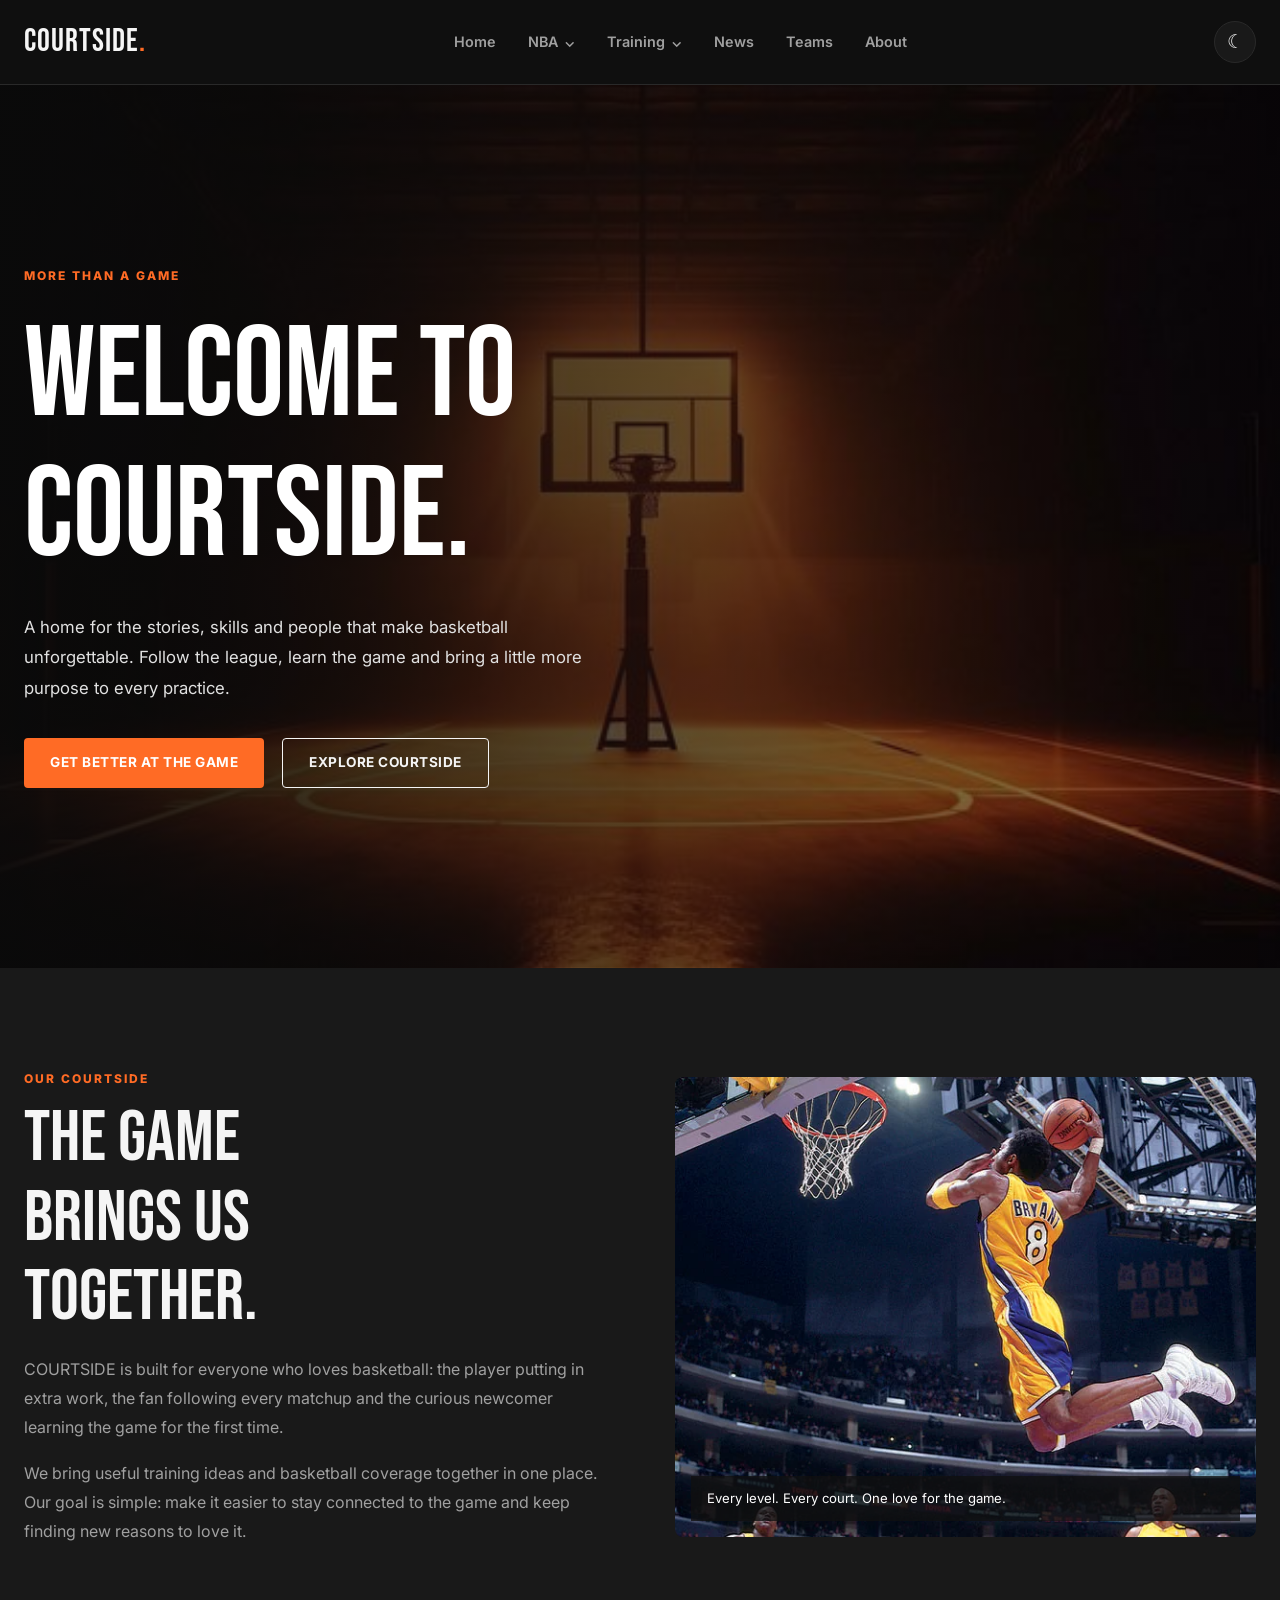
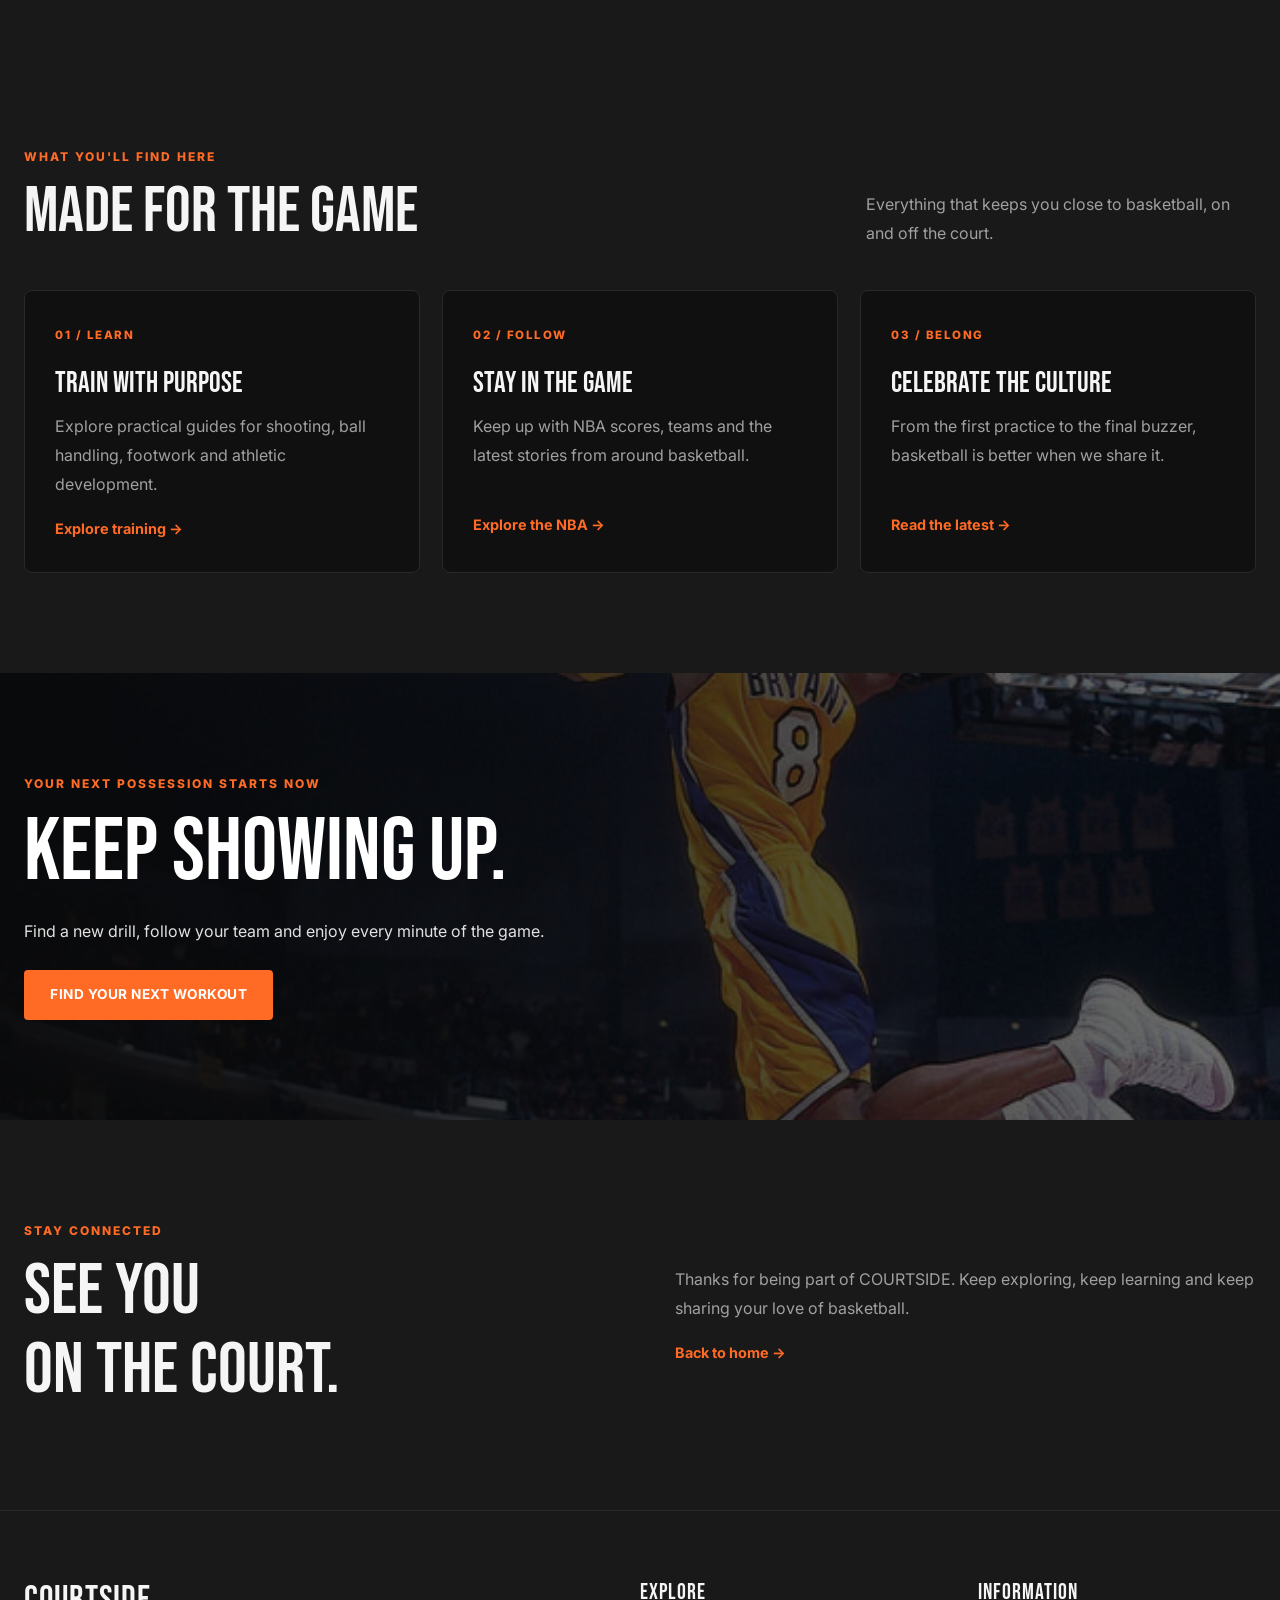
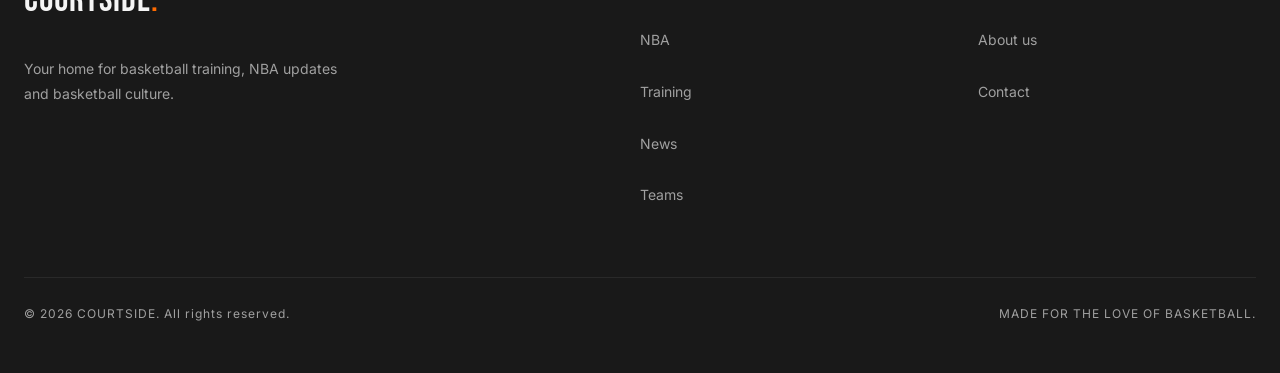
<file: pages/about.html>
<!DOCTYPE html>
<html lang="en">

<head>
    <meta charset="UTF-8">

    <meta name="viewport"
          content="width=device-width, initial-scale=1.0">

    <meta name="description"
          content="Discover COURTSIDE: basketball training guides, NBA coverage and a community built around the love of the game.">

    <meta name="author" content="COURTSIDE">

    <title>About COURTSIDE | Basketball, Training & Culture</title>
    <!-- Google Fonts -->
<link rel="preconnect" href="https://fonts.googleapis.com">
<link rel="preconnect" href="https://fonts.gstatic.com" crossorigin>

<link href="https://fonts.googleapis.com/css2?family=Bebas+Neue&family=Inter:wght@400;500;600;700;800&display=swap"
      rel="stylesheet">

<!-- Main CSS -->
<link rel="stylesheet" href="../css/style.css?v=4">
<link rel="stylesheet" href="../css/responsive.css">
<link rel="stylesheet" href="../css/content-pages.css">


<!-- Main JS -->
<script src="../js/main.js?v=3" defer></script>

</head>

<body data-theme="dark">

    <!-- ================================= -->
    <!-- HEADER / NAVIGATION -->
    <!-- ================================= -->

    <header class="header">

        <div class="container header-container">

            <!-- Logo -->
            <a href="../index.html" class="logo">
                COURTSIDE<span>.</span>
            </a>

            <!-- Main navigation -->
            <nav class="navigation" aria-label="Main navigation">

                <ul class="nav-list">

                    <li>
                        <a href="../index.html">
                            Home
                        </a>
                    </li>

                    <li>
                        <details class="nav-dropdown">
                            <summary>NBA</summary>

                            <ul>
                                <li>
                                    <a href="nba.html">
                                        NBA Overview
                                    </a>
                                </li>

                                <li>
                                    <a href="nba.html#scores">
                                        Scores
                                    </a>
                                </li>

                                <li>
                                    <a href="nba.html#standings">
                                        Standings
                                    </a>
                                </li>

                                <li>
                                    <a href="nba.html#schedule">
                                        Schedule
                                    </a>
                                </li>
                            </ul>
                        </details>
                    </li>

                    <li>
                        <details class="nav-dropdown">
                            <summary>Training</summary>

                            <ul>
                                <li>
                                    <a href="training.html">
                                        All Training
                                    </a>
                                </li>

                                <li>
                                    <a href="training.html#shooting">
                                        Shooting
                                    </a>
                                </li>

                                <li>
                                    <a href="training.html#dribbling">
                                        Dribbling
                                    </a>
                                </li>

                                <li>
                                    <a href="training.html#fitness">
                                        Fitness
                                    </a>
                                </li>
                            </ul>
                        </details>
                    </li>

                    <li>
                        <a href="news.html">News</a>
                    </li>

                    <li>
                        <a href="teams.html">Teams</a>
                    </li>

                    <li>
                        <a href="about.html">About</a>
                    </li>

                </ul>

            </nav>

            <!-- Mobile menu button -->
            <button
                class="theme-toggle"
                type="button"
                aria-label="Switch to light mode"
            >
                <span class="theme-icon">☾</span>
            </button>
            <button
                class="menu-toggle"
                type="button"
                aria-label="Open navigation menu"
                aria-expanded="false"
            >
                <span></span>
                <span></span>
                <span></span>
            </button>

        </div>

    </header>

    <main class="content-page about-page">
        <section class="content-hero about-hero">
            <div class="container content-hero-inner">
                <p class="section-label">MORE THAN A GAME</p>
                <h1>WELCOME TO<br>COURTSIDE.</h1>
                <p class="content-hero-copy">
                    A home for the stories, skills and people that make
                    basketball unforgettable. Follow the league, learn the
                    game and bring a little more purpose to every practice.
                </p>
                <div class="hero-buttons">
                    <a class="button button-primary" href="training.html">Get better at the game</a>
                    <a class="button button-secondary" href="../index.html">Explore COURTSIDE</a>
                </div>
            </div>
        </section>

        <section class="about-story">
            <div class="container about-story-grid">
                <div class="about-story-copy">
                    <p class="section-label">OUR COURTSIDE</p>
                    <h2>THE GAME<br>BRINGS US<br>TOGETHER.</h2>
                    <p>
                        COURTSIDE is built for everyone who loves basketball:
                        the player putting in extra work, the fan following
                        every matchup and the curious newcomer learning the
                        game for the first time.
                    </p>
                    <p>
                        We bring useful training ideas and basketball
                        coverage together in one place. Our goal is simple:
                        make it easier to stay connected to the game and keep
                        finding new reasons to love it.
                    </p>
                </div>
                <figure class="about-story-image">
                    <img src="../assets/images/getty-images-71213164.jpg"
                         alt="Basketball players competing on the court" loading="lazy">
                    <figcaption>Every level. Every court. One love for the game.</figcaption>
                </figure>
            </div>
        </section>

        <section class="about-pillars">
            <div class="container">
                <div class="section-heading">
                    <div>
                        <p class="section-label">WHAT YOU'LL FIND HERE</p>
                        <h2>MADE FOR THE GAME</h2>
                    </div>
                    <p class="section-description">Everything that keeps you close to basketball, on and off the court.</p>
                </div>
                <div class="pillar-grid">
                    <article class="pillar-card">
                        <span class="pillar-number">01 / LEARN</span>
                        <h3>TRAIN WITH PURPOSE</h3>
                        <p>Explore practical guides for shooting, ball handling, footwork and athletic development.</p>
                        <a class="text-link" href="training.html">Explore training →</a>
                    </article>
                    <article class="pillar-card">
                        <span class="pillar-number">02 / FOLLOW</span>
                        <h3>STAY IN THE GAME</h3>
                        <p>Keep up with NBA scores, teams and the latest stories from around basketball.</p>
                        <a class="text-link" href="nba.html">Explore the NBA →</a>
                    </article>
                    <article class="pillar-card">
                        <span class="pillar-number">03 / BELONG</span>
                        <h3>CELEBRATE THE CULTURE</h3>
                        <p>From the first practice to the final buzzer, basketball is better when we share it.</p>
                        <a class="text-link" href="news.html">Read the latest →</a>
                    </article>
                </div>
            </div>
        </section>

        <section class="about-banner">
            <div class="container about-banner-inner">
                <p class="section-label">YOUR NEXT POSSESSION STARTS NOW</p>
                <h2>KEEP SHOWING UP.</h2>
                <p>Find a new drill, follow your team and enjoy every minute of the game.</p>
                <a class="button button-primary" href="training.html">Find your next workout</a>
            </div>
        </section>

        <section class="about-contact" id="contact">
            <div class="container about-contact-inner">
                <div>
                    <p class="section-label">STAY CONNECTED</p>
                    <h2>SEE YOU<br>ON THE COURT.</h2>
                </div>
                <div>
                    <p>Thanks for being part of COURTSIDE. Keep exploring, keep learning and keep sharing your love of basketball.</p>
                    <a class="text-link" href="../index.html">Back to home →</a>
                </div>
            </div>
        </section>
    </main>

    <footer class="footer">
        <div class="container">
            <div class="footer-main">
                <div class="footer-brand">
                    <a href="../index.html" class="logo">COURTSIDE<span>.</span></a>
                    <p>Your home for basketball training, NBA updates and basketball culture.</p>
                </div>
                <div class="footer-column">
                    <h3>EXPLORE</h3>
                    <ul>
                        <li><a href="nba.html">NBA</a></li>
                        <li><a href="training.html">Training</a></li>
                        <li><a href="news.html">News</a></li>
                        <li><a href="teams.html">Teams</a></li>
                    </ul>
                </div>
                <div class="footer-column">
                    <h3>INFORMATION</h3>
                    <ul>
                        <li><a href="about.html">About us</a></li>
                        <li><a href="#contact">Contact</a></li>
                    </ul>
                </div>
            </div>
            <div class="footer-bottom">
                <p>© 2026 COURTSIDE. All rights reserved.</p>
                <p>MADE FOR THE LOVE OF BASKETBALL.</p>
            </div>
        </div>
    </footer>
</body>
</html>
</file>
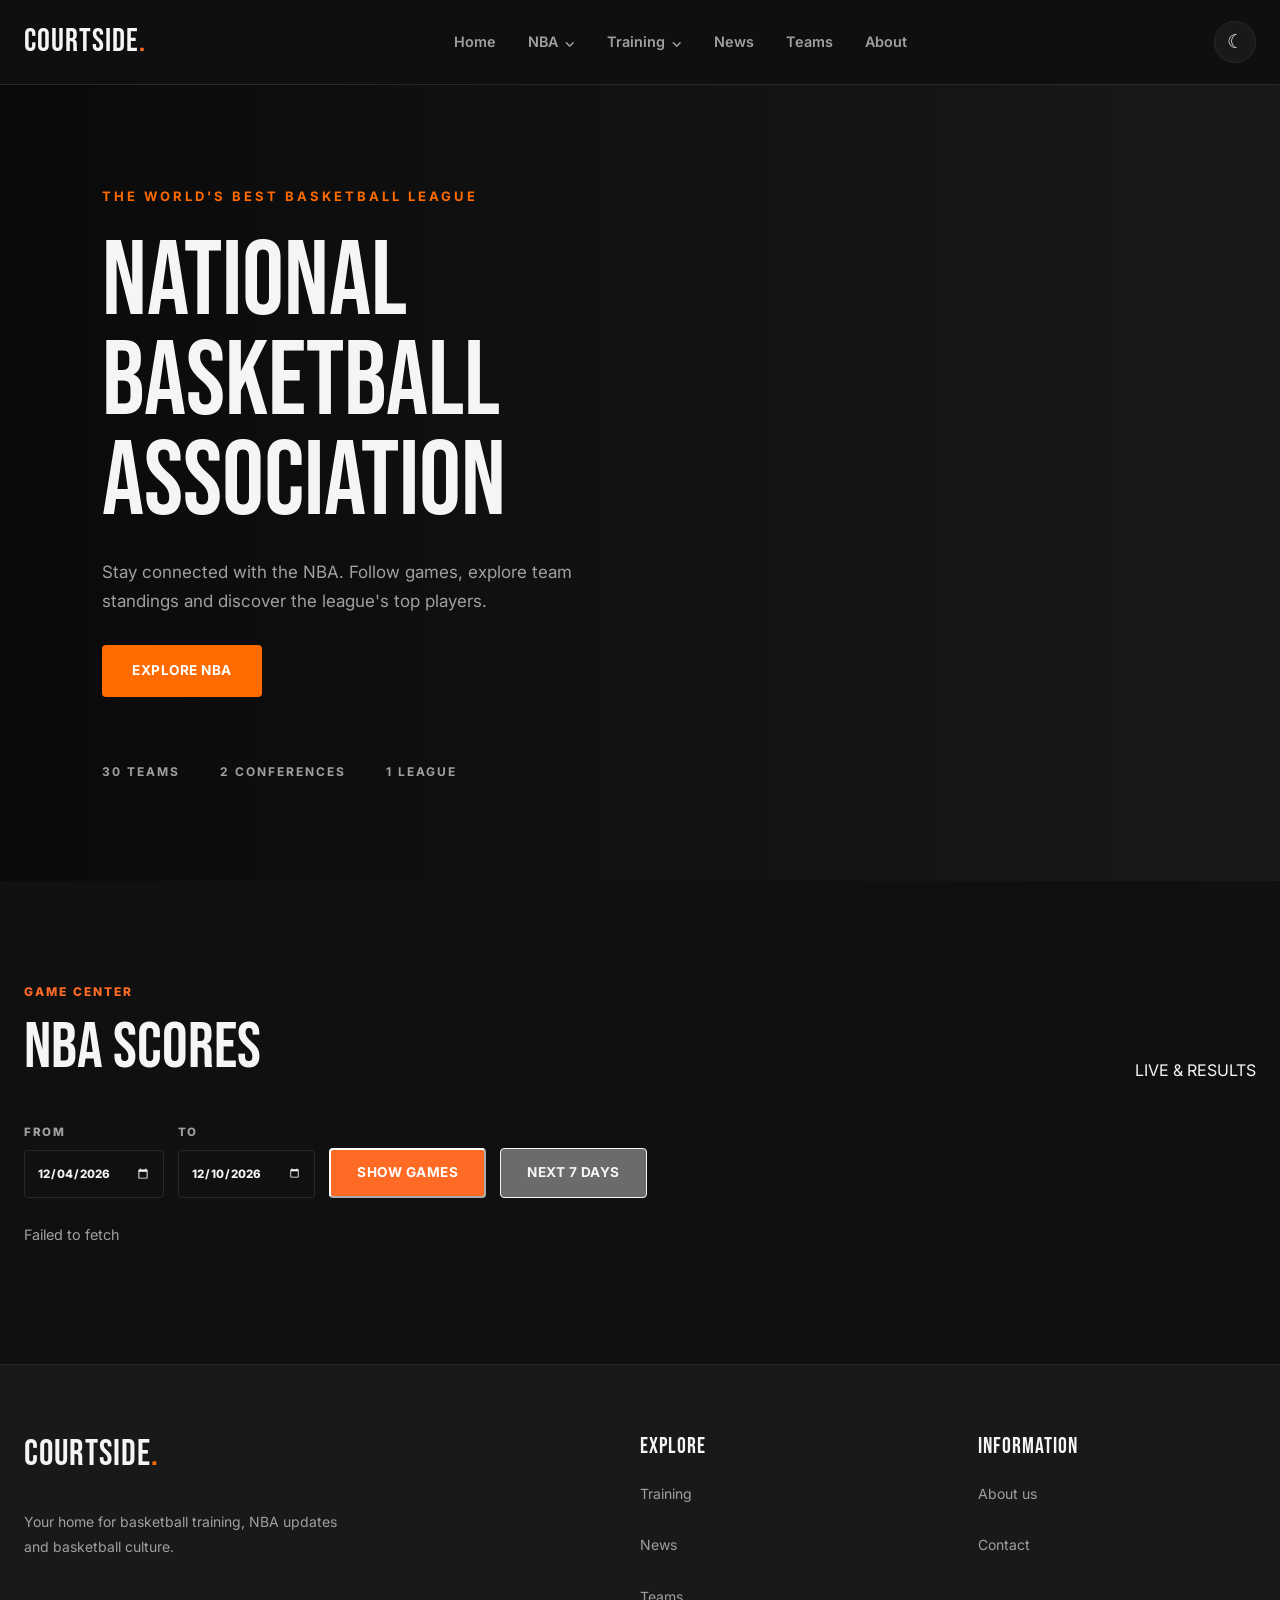
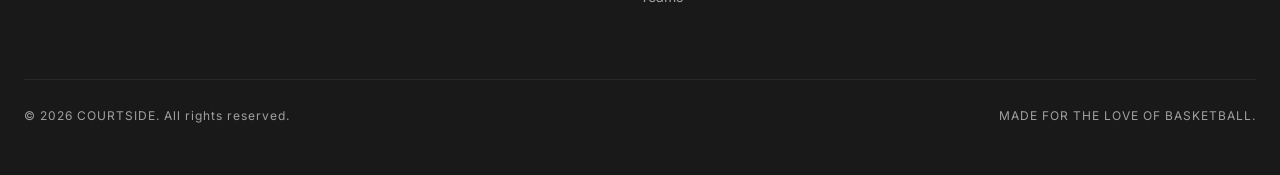
<file: pages/nba.html>
<!DOCTYPE html>
<html lang="en">

<head>
    <meta charset="UTF-8">

    <meta name="viewport"
          content="width=device-width, initial-scale=1.0">

    <meta name="description"
          content="COURTSIDE - Basketball training, NBA scores, news and basketball culture.">

    <meta name="author" content="COURTSIDE">

    <title>NBA COURTSIDE</title>
    <!-- Google Fonts -->
<link rel="preconnect" href="https://fonts.googleapis.com">
<link rel="preconnect" href="https://fonts.gstatic.com" crossorigin>

<link href="https://fonts.googleapis.com/css2?family=Bebas+Neue&family=Inter:wght@400;500;600;700;800&display=swap"
      rel="stylesheet">

<!-- Main CSS -->
<link rel="stylesheet" href="../css/style.css?v=4">
<link rel="stylesheet" href="../css/responsive.css">
<!-- Nba  CSS -->
 <link rel="stylesheet" href="../css/nba.css">


<!-- Main JS -->
<script src="../js/main.js?v=3" defer></script>
<script src="../js/nba.js" defer></script>

</head>

<body data-theme="dark">

    <!-- ================================= -->
    <!-- HEADER / NAVIGATION -->
    <!-- ================================= -->

    <header class="header">

        <div class="container header-container">

            <!-- Logo -->
            <a href="../index.html" class="logo">
                COURTSIDE<span>.</span>
            </a>

            <!-- Main navigation -->
            <nav class="navigation" aria-label="Main navigation">

                <ul class="nav-list">

                    <li>
                        <a href="../index.html">
                            Home
                        </a>
                    </li>

                    <li>
                        <details class="nav-dropdown">
                            <summary>NBA</summary>

                            <ul>
                                <li>
                                    <a href="nba.html">
                                        NBA Overview
                                    </a>
                                </li>

                                <li>
                                    <a href="nba.html#scores">
                                        Scores
                                    </a>
                                </li>

                                <li>
                                    <a href="nba.html#standings">
                                        Standings
                                    </a>
                                </li>

                                <li>
                                    <a href="nba.html#schedule">
                                        Schedule
                                    </a>
                                </li>
                            </ul>
                        </details>
                    </li>

                    <li>
                        <details class="nav-dropdown">
                            <summary>Training</summary>

                            <ul>
                                <li>
                                    <a href="training.html">
                                        All Training
                                    </a>
                                </li>

                                <li>
                                    <a href="training.html#shooting">
                                        Shooting
                                    </a>
                                </li>

                                <li>
                                    <a href="training.html#dribbling">
                                        Dribbling
                                    </a>
                                </li>

                                <li>
                                    <a href="training.html#fitness">
                                        Fitness
                                    </a>
                                </li>
                            </ul>
                        </details>
                    </li>

                    <li>
                        <a href="news.html">News</a>
                    </li>

                    <li>
                        <a href="teams.html">Teams</a>
                    </li>

                    <li>
                        <a href="about.html">About</a>
                    </li>

                </ul>

            </nav>

            <!-- Mobile menu button -->
            <button
                class="theme-toggle"
                type="button"
                aria-label="Switch to light mode"
            >
                <span class="theme-icon">☾</span>
            </button>
            <button
                class="menu-toggle"
                type="button"
                aria-label="Open navigation menu"
                aria-expanded="false"
            >
                <span></span>
                <span></span>
                <span></span>
            </button>

        </div>

    </header>

    <main class="nba-page">

    <section class="nba-hero">

        <div class="nba-hero-content">

            <p class="nba-hero-label">
                THE WORLD'S BEST BASKETBALL LEAGUE
            </p>

            <h1>
                NATIONAL<br>
                BASKETBALL<br>
                ASSOCIATION
            </h1>

            <p class="nba-hero-description">
                Stay connected with the NBA.
                Follow games, explore team standings
                and discover the league's top players.
            </p>

            <a href="#scores" class="button button-primary">
                Explore NBA
            </a>

        </div>

        <div class="nba-hero-info">
            <span>30 TEAMS</span>
            <span>2 CONFERENCES</span>
            <span>1 LEAGUE</span>
        </div>

    </section>
   
<section class="nba-scores" id="scores">

    <div class="container">

        <div class="section-heading">
            <div>
                <p class="section-label">GAME CENTER</p>
                <h2>NBA SCORES</h2>
            </div>

            <span class="scores-status">
                LIVE & RESULTS
            </span>
        </div>

        <form class="games-filter" id="games-filter">
            <label>
                FROM
                <input type="date" id="games-from" name="from" required>
            </label>
            <label>
                TO
                <input type="date" id="games-to" name="to" required>
            </label>
            <button class="button button-primary" type="submit">SHOW GAMES</button>
            <button class="button button-secondary" id="games-next-week" type="button">NEXT 7 DAYS</button>
        </form>

        <p class="games-feedback" id="games-feedback" role="status" aria-live="polite">
            Loading NBA games...
        </p>

        <div class="nba-games-grid" id="nba-games-grid" aria-busy="true">
            <p class="games-state">Loading NBA games...</p>
        </div>

    </div>

</section>


</main>
  <!-- ================================= -->
    <!-- FOOTER -->
    <!-- ================================= -->

    <footer class="footer">

        <div class="container">

            <div class="footer-main">

                <!-- Brand information -->

                <div class="footer-brand">

                    <a href="/index.html" class="logo">
                        COURTSIDE<span>.</span>
                    </a>

                    <p>
                        Your home for basketball training,
                        NBA updates and basketball culture.
                    </p>

                </div>


                <!-- Quick links -->

                <div class="footer-column">

                    <h3>EXPLORE</h3>

                    <ul>
                        <li><a href="training.html">Training</a></li>
                        <li><a href="news.html">News</a></li>
                        <li><a href="teams.html">Teams</a></li>
                    </ul>

                </div>


                <!-- Information -->

                <div class="footer-column">

                    <h3>INFORMATION</h3>

                    <ul>
                        <li><a href="about.html">About us</a></li>
                        <li><a href="about.html#contact">Contact</a></li>
                    </ul>

                </div>

            </div>


            <div class="footer-bottom">

                <p>
                    © 2026 COURTSIDE. All rights reserved.
                </p>

                <p>
                    MADE FOR THE LOVE OF BASKETBALL.
                </p>

            </div>

        </div>

    </footer>
</body>
</html>
</file>
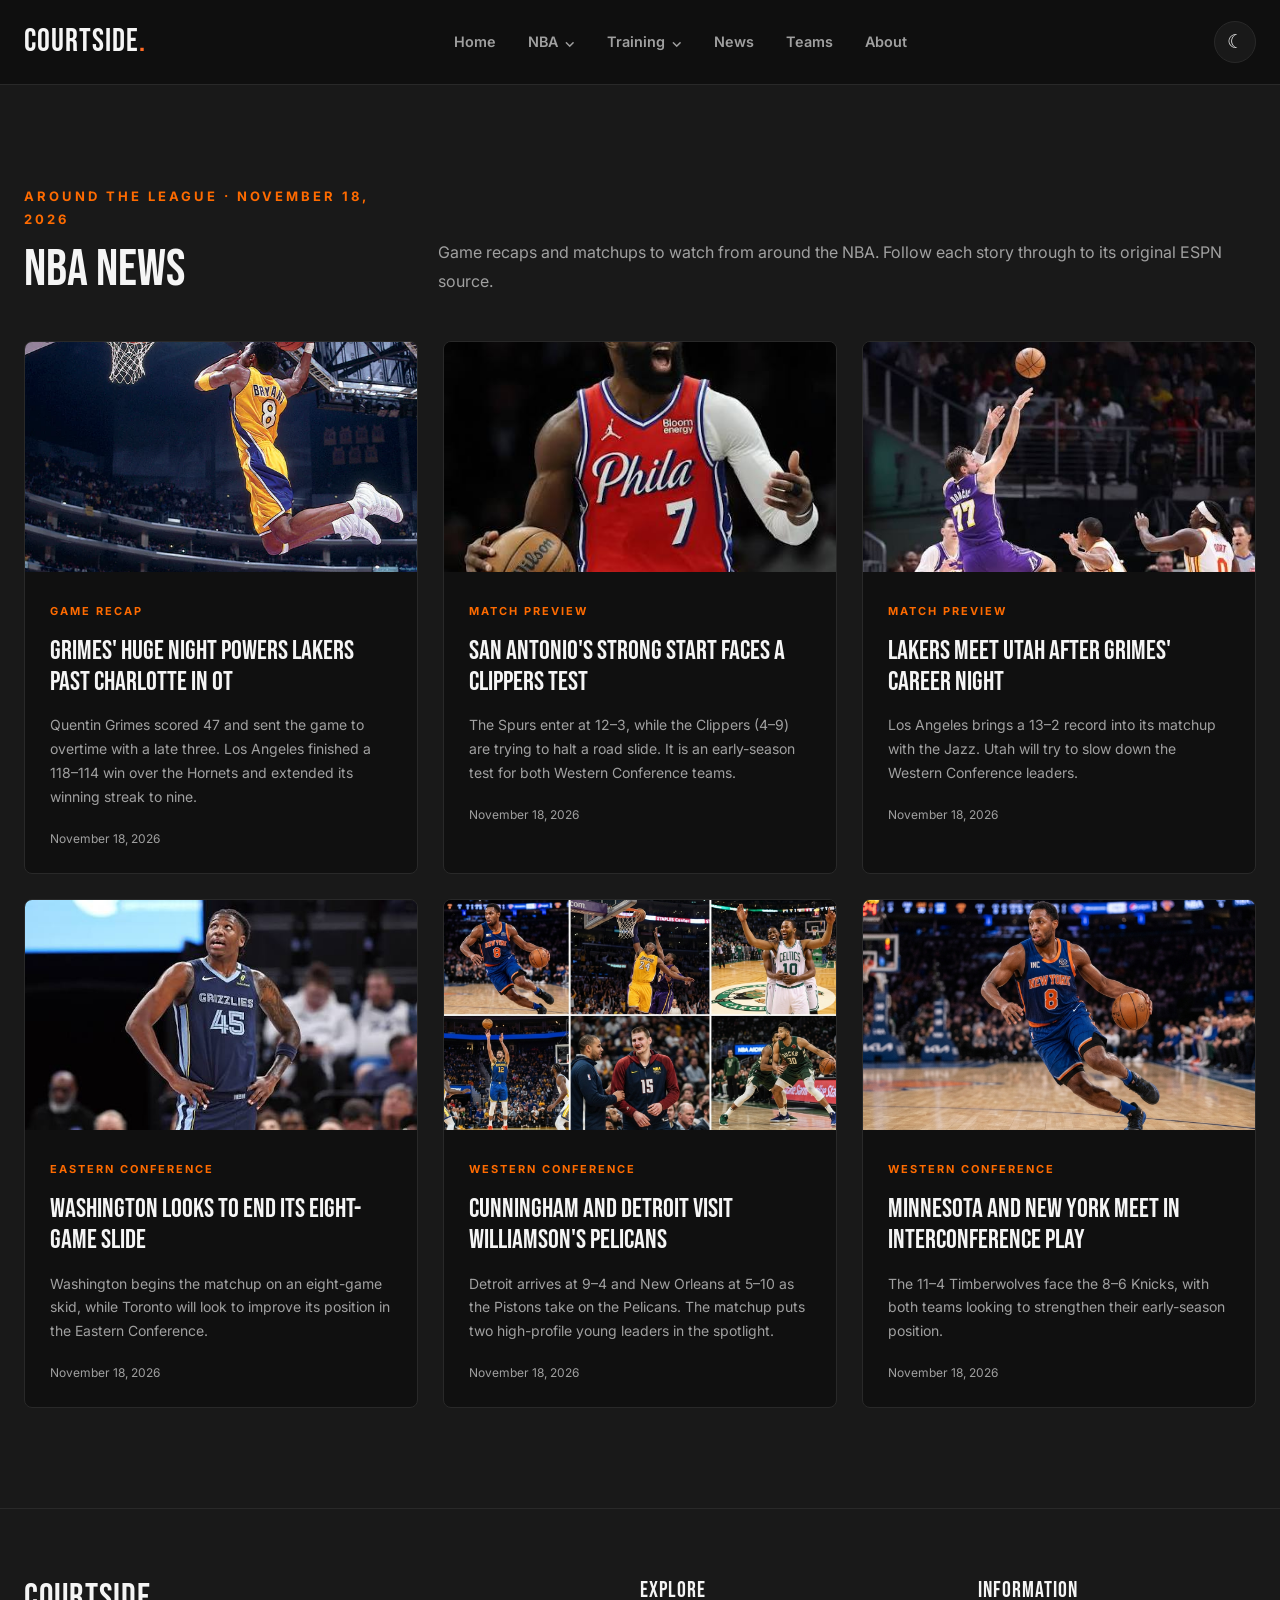
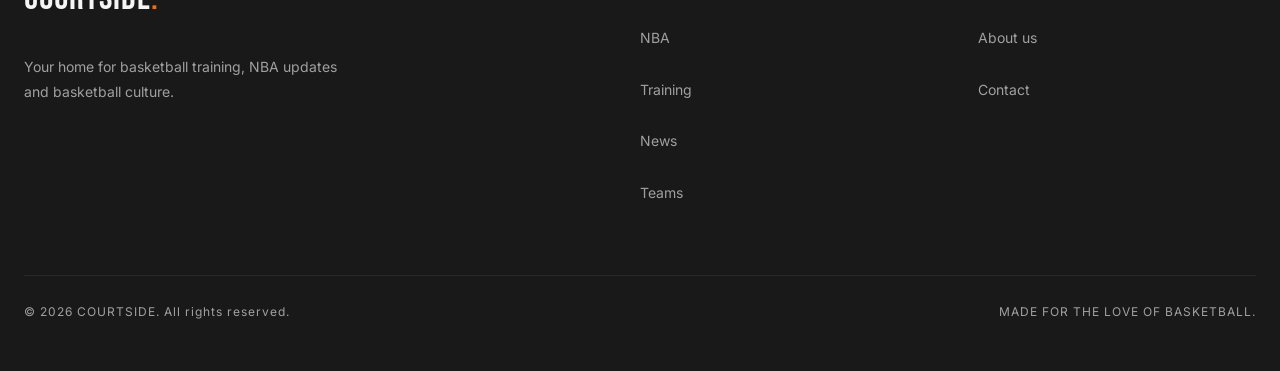
<file: pages/news.html>
<!DOCTYPE html>
<html lang="en">

<head>
    <meta charset="UTF-8">

    <meta name="viewport"
          content="width=device-width, initial-scale=1.0">

    <meta name="description"
          content="The latest NBA game recaps, team news and match previews from COURTSIDE.">

    <meta name="author" content="COURTSIDE">

    <title>NBA News | COURTSIDE</title>
    <!-- Google Fonts -->
<link rel="preconnect" href="https://fonts.googleapis.com">
<link rel="preconnect" href="https://fonts.gstatic.com" crossorigin>

<link href="https://fonts.googleapis.com/css2?family=Bebas+Neue&family=Inter:wght@400;500;600;700;800&display=swap"
      rel="stylesheet">

<!-- Main CSS -->
<link rel="stylesheet" href="../css/style.css?v=4">
<link rel="stylesheet" href="../css/responsive.css">
<link rel="stylesheet" href="../css/home.css">

<!-- Main JS -->
<script src="../js/main.js?v=3" defer></script>

</head>

<body data-theme="dark">

    <!-- ================================= -->
    <!-- HEADER / NAVIGATION -->
    <!-- ================================= -->

    <header class="header">

        <div class="container header-container">

            <!-- Logo -->
            <a href="../index.html" class="logo">
                COURTSIDE<span>.</span>
            </a>

            <!-- Main navigation -->
            <nav class="navigation" aria-label="Main navigation">

                <ul class="nav-list">

                    <li>
                        <a href="../index.html">
                            Home
                        </a>
                    </li>

                    <li>
                        <details class="nav-dropdown">
                            <summary>NBA</summary>

                            <ul>
                                <li>
                                    <a href="nba.html">
                                        NBA Overview
                                    </a>
                                </li>

                                <li>
                                    <a href="nba.html#scores">
                                        Scores
                                    </a>
                                </li>

                                <li>
                                    <a href="nba.html#standings">
                                        Standings
                                    </a>
                                </li>

                                <li>
                                    <a href="nba.html#schedule">
                                        Schedule
                                    </a>
                                </li>
                            </ul>
                        </details>
                    </li>

                    <li>
                        <details class="nav-dropdown">
                            <summary>Training</summary>

                            <ul>
                                <li>
                                    <a href="training.html">
                                        All Training
                                    </a>
                                </li>

                                <li>
                                    <a href="training.html#shooting">
                                        Shooting
                                    </a>
                                </li>

                                <li>
                                    <a href="training.html#dribbling">
                                        Dribbling
                                    </a>
                                </li>

                                <li>
                                    <a href="training.html#fitness">
                                        Fitness
                                    </a>
                                </li>
                            </ul>
                        </details>
                    </li>

                    <li>
                        <a href="news.html">News</a>
                    </li>

                    <li>
                        <a href="teams.html">Teams</a>
                    </li>

                    <li>
                        <a href="about.html">About</a>
                    </li>

                </ul>

            </nav>

            <!-- Mobile menu button -->
            <button
                class="theme-toggle"
                type="button"
                aria-label="Switch to light mode"
            >
                <span class="theme-icon">☾</span>
            </button>
            <button
                class="menu-toggle"
                type="button"
                aria-label="Open navigation menu"
                aria-expanded="false"
            >
                <span></span>
                <span></span>
                <span></span>
            </button>

        </div>

    </header>

    <main>
        <section class="news-section" id="latest-news">
            <div class="container">
                <div class="section-heading">
                    <div>
                        <p class="section-label">AROUND THE LEAGUE · NOVEMBER 18, 2026</p>
                        <h1>NBA NEWS</h1>
                    </div>
                    <p class="news-intro">
                        Game recaps and matchups to watch from around the NBA.
                        Follow each story through to its original ESPN source.
                    </p>
                </div>

                <div class="news-grid">
                    <article class="news-card">
                        <a href="https://www.espn.com/nba/recap?gameId=401910005"
                           class="news-image" target="_blank" rel="noopener noreferrer">
                            <img src="../assets/images/getty-images-71213164.jpg"
                                 alt="Basketball players competing during a game" loading="lazy">
                        </a>
                        <div class="news-content">
                            <span class="news-category">GAME RECAP</span>
                            <h3><a href="https://www.espn.com/nba/recap?gameId=401910005"
                                   target="_blank" rel="noopener noreferrer">Grimes' huge night powers Lakers past Charlotte in OT</a></h3>
                            <p>Quentin Grimes scored 47 and sent the game to overtime with a late three. Los Angeles finished a 118–114 win over the Hornets and extended its winning streak to nine.</p>
                            <time datetime="2026-11-18">November 18, 2026</time>
                        </div>
                    </article>

                    <article class="news-card">
                        <a href="https://www.espn.com/nba/preview?gameId=401910022"
                           class="news-image" target="_blank" rel="noopener noreferrer">
                            <img src="../assets/images/images (2).jpg"
                                 alt="Basketball arena ready for an NBA matchup" loading="lazy">
                        </a>
                        <div class="news-content">
                            <span class="news-category">MATCH PREVIEW</span>
                            <h3><a href="https://www.espn.com/nba/preview?gameId=401910022"
                                   target="_blank" rel="noopener noreferrer">San Antonio's strong start faces a Clippers test</a></h3>
                            <p>The Spurs enter at 12–3, while the Clippers (4–9) are trying to halt a road slide. It is an early-season test for both Western Conference teams.</p>
                            <time datetime="2026-11-18">November 18, 2026</time>
                        </div>
                    </article>

                    <article class="news-card">
                        <a href="https://www.espn.com/nba/preview?gameId=401910017"
                           class="news-image" target="_blank" rel="noopener noreferrer">
                            <img src="../assets/images/images (3).jpg"
                                 alt="Basketball hoop inside a court" loading="lazy">
                        </a>
                        <div class="news-content">
                            <span class="news-category">MATCH PREVIEW</span>
                            <h3><a href="https://www.espn.com/nba/preview?gameId=401910017"
                                   target="_blank" rel="noopener noreferrer">Lakers meet Utah after Grimes' career night</a></h3>
                            <p>Los Angeles brings a 13–2 record into its matchup with the Jazz. Utah will try to slow down the Western Conference leaders.</p>
                            <time datetime="2026-11-18">November 18, 2026</time>
                        </div>
                    </article>

                    <article class="news-card">
                        <a href="https://www.espn.com/nba/preview?gameId=401910012"
                           class="news-image" target="_blank" rel="noopener noreferrer">
                            <img src="../assets/images/images (1).jpg"
                                 alt="Basketball player driving toward the basket" loading="lazy">
                        </a>
                        <div class="news-content">
                            <span class="news-category">EASTERN CONFERENCE</span>
                            <h3><a href="https://www.espn.com/nba/preview?gameId=401910012"
                                   target="_blank" rel="noopener noreferrer">Washington looks to end its eight-game slide</a></h3>
                            <p>Washington begins the matchup on an eight-game skid, while Toronto will look to improve its position in the Eastern Conference.</p>
                            <time datetime="2026-11-18">November 18, 2026</time>
                        </div>
                    </article>

                    <article class="news-card">
                        <a href="https://www.espn.com/nba/preview?gameId=401910013"
                           class="news-image" target="_blank" rel="noopener noreferrer">
                            <img src="../assets/images/Gemini_Generated_Image_hm9eo9hm9eo9hm9e.jpg"
                                 alt="Basketball player preparing for a play" loading="lazy">
                        </a>
                        <div class="news-content">
                            <span class="news-category">WESTERN CONFERENCE</span>
                            <h3><a href="https://www.espn.com/nba/preview?gameId=401910013"
                                   target="_blank" rel="noopener noreferrer">Cunningham and Detroit visit Williamson's Pelicans</a></h3>
                            <p>Detroit arrives at 9–4 and New Orleans at 5–10 as the Pistons take on the Pelicans. The matchup puts two high-profile young leaders in the spotlight.</p>
                            <time datetime="2026-11-18">November 18, 2026</time>
                        </div>
                    </article>

                    <article class="news-card">
                        <a href="https://www.espn.com/nba/preview?gameId=401910021"
                           class="news-image" target="_blank" rel="noopener noreferrer">
                            <img src="../assets/images/Gemini_Generated_Image_ws9c1rws9c1rws9c.jpg"
                                 alt="Basketball game in progress" loading="lazy">
                        </a>
                        <div class="news-content">
                            <span class="news-category">WESTERN CONFERENCE</span>
                            <h3><a href="https://www.espn.com/nba/preview?gameId=401910021"
                                   target="_blank" rel="noopener noreferrer">Minnesota and New York meet in interconference play</a></h3>
                            <p>The 11–4 Timberwolves face the 8–6 Knicks, with both teams looking to strengthen their early-season position.</p>
                            <time datetime="2026-11-18">November 18, 2026</time>
                        </div>
                    </article>
                </div>
            </div>
        </section>
    </main>

    <footer class="footer">
        <div class="container">
            <div class="footer-main">
                <div class="footer-brand">
                    <a href="../index.html" class="logo">COURTSIDE<span>.</span></a>
                    <p>Your home for basketball training, NBA updates and basketball culture.</p>
                </div>
                <div class="footer-column">
                    <h3>EXPLORE</h3>
                    <ul>
                        <li><a href="nba.html">NBA</a></li>
                        <li><a href="training.html">Training</a></li>
                        <li><a href="news.html">News</a></li>
                        <li><a href="teams.html">Teams</a></li>
                    </ul>
                </div>
                <div class="footer-column">
                    <h3>INFORMATION</h3>
                    <ul>
                        <li><a href="about.html">About us</a></li>
                        <li><a href="about.html#contact">Contact</a></li>
                    </ul>
                </div>
            </div>
            <div class="footer-bottom">
                <p>© 2026 COURTSIDE. All rights reserved.</p>
                <p>MADE FOR THE LOVE OF BASKETBALL.</p>
            </div>
        </div>
    </footer>
</body>
</html>
</file>
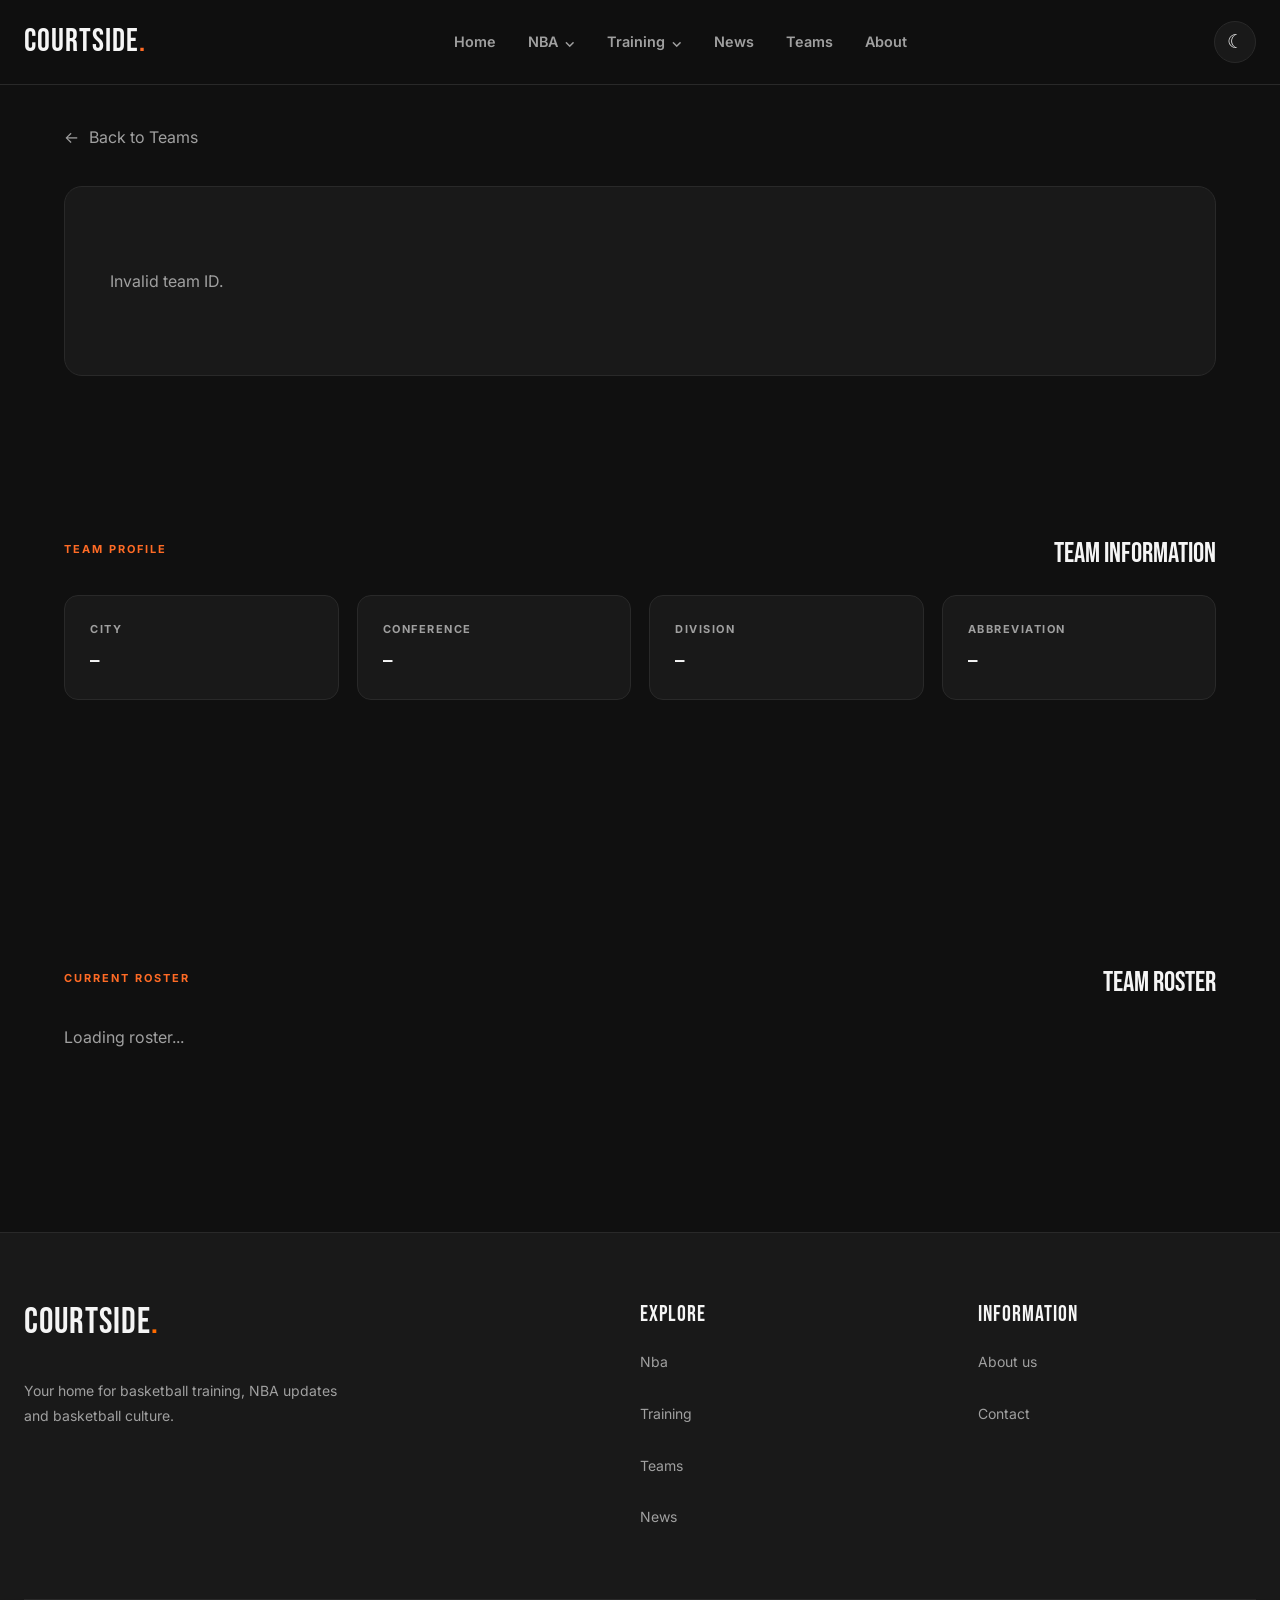
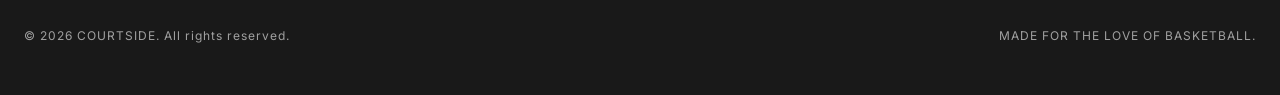
<file: pages/team.html>
<!DOCTYPE html>
<html lang="en">
<head>
    <meta charset="UTF-8">
    <meta name="viewport" content="width=device-width, initial-scale=1.0">

    <title>COURTSIDE | Team</title>
    <link rel="preconnect" href="https://fonts.googleapis.com">
    <link rel="preconnect" href="https://fonts.gstatic.com" crossorigin>
    <link
        href="https://fonts.googleapis.com/css2?family=Bebas+Neue&family=Inter:wght@400;500;600;700;800&display=swap"
        rel="stylesheet"
    >
    <link rel="stylesheet" href="../css/style.css?v=4">
    <link rel="stylesheet" href="../css/home.css">
    <link rel="stylesheet" href="../css/responsive.css">
    <link rel="stylesheet" href="../css/team.css?v=2">
</head>

<body data-theme="dark">

    <header class="header">
         <div class="container header-container">

            <!-- Logo -->
            <a href="../index.html" class="logo">
                COURTSIDE<span>.</span>
            </a>

            <!-- Main navigation -->
            <nav class="navigation" aria-label="Main navigation">

                <ul class="nav-list">

                    <li>
                        <a href="../index.html">
                            Home
                        </a>
                    </li>

                    <li>
                        <details class="nav-dropdown">
                            <summary>NBA</summary>

                            <ul>
                                <li>
                                    <a href="nba.html">
                                        NBA Overview
                                    </a>
                                </li>

                                <li>
                                    <a href="nba.html#scores">
                                        Scores
                                    </a>
                                </li>

                                <li>
                                    <a href="nba.html#standings">
                                        Standings
                                    </a>
                                </li>

                                <li>
                                    <a href="nba.html#schedule">
                                        Schedule
                                    </a>
                                </li>
                            </ul>
                        </details>
                    </li>

                    <li>
                        <details class="nav-dropdown">
                            <summary>Training</summary>

                            <ul>
                                <li>
                                    <a href="training.html">
                                        All Training
                                    </a>
                                </li>

                                <li>
                                    <a href="training.html#shooting">
                                        Shooting
                                    </a>
                                </li>

                                <li>
                                    <a href="training.html#dribbling">
                                        Dribbling
                                    </a>
                                </li>

                                <li>
                                    <a href="training.html#fitness">
                                        Fitness
                                    </a>
                                </li>
                            </ul>
                        </details>
                    </li>

                    <li>
                        <a href="news.html">News</a>
                    </li>

                    <li>
                        <a href="teams.html">Teams</a>
                    </li>

                    <li>
                        <a href="about.html">About</a>
                    </li>

                </ul>

            </nav>

            <!-- Mobile menu button -->
            <button
                class="theme-toggle"
                type="button"
                aria-label="Switch to light mode"
            >
                <span class="theme-icon">☾</span>
            </button>
            <button
                class="menu-toggle"
                type="button"
                aria-label="Open navigation menu"
                aria-expanded="false"
            >
                <span></span>
                <span></span>
                <span></span>
            </button>

        </div>
    </header>

    
<main class="team-page">
    <a href="teams.html" class="back-link">
        <span>←</span> Back to Teams
    </a>

    <section class="team-hero" id="team-info">
        <div class="team-loading">Loading team...</div>
    </section>

    <section class="team-details">
        <div class="section-heading">
            <p class="section-label">TEAM PROFILE</p>
            <h2>Team Information</h2>
        </div>

        <div class="details-grid">
            <article class="detail-card">
                <span class="detail-label">CITY</span>
                <h3 id="team-city">—</h3>
            </article>

            <article class="detail-card">
                <span class="detail-label">CONFERENCE</span>
                <h3 id="team-conference">—</h3>
            </article>

            <article class="detail-card">
                <span class="detail-label">DIVISION</span>
                <h3 id="team-division">—</h3>
            </article>

            <article class="detail-card">
                <span class="detail-label">ABBREVIATION</span>
                <h3 id="team-abbreviation">—</h3>
            </article>
        </div>
    </section>
    <section class="roster-section">
    <div class="section-heading">
        <p class="section-label">CURRENT ROSTER</p>
        <h2>Team Roster</h2>
    </div>

    <div class="roster-grid" id="roster-grid">
        <p>Loading roster...</p>
    </div>
</section>
</main>
 <!-- ================================= -->
    <!-- FOOTER -->
    <!-- ================================= -->

    <footer class="footer">

        <div class="container">

            <div class="footer-main">

                <!-- Brand information -->

                <div class="footer-brand">

                    <a href="/index.html" class="logo">
                        COURTSIDE<span>.</span>
                    </a>

                    <p>
                        Your home for basketball training,
                        NBA updates and basketball culture.
                    </p>

                </div>


                <!-- Quick links -->

                <div class="footer-column">

                    <h3>EXPLORE</h3>

                    <ul>
                        <li><a href="nba.html">Nba</a></li>
                        <li><a href="training.html">Training</a></li>
                        <li><a href="teams.html">Teams</a></li>
                        <li><a href="news.html">News</a></li>

                        
                    </ul>

                </div>


                <!-- Information -->

                <div class="footer-column">

                    <h3>INFORMATION</h3>

                    <ul>
                        <li><a href="about.html">About us</a></li>
                        <li><a href="about.html#contact">Contact</a></li>
                    </ul>

                </div>

            </div>


            <div class="footer-bottom">

                <p>
                    © 2026 COURTSIDE. All rights reserved.
                </p>

                <p>
                    MADE FOR THE LOVE OF BASKETBALL.
                </p>

            </div>

        </div>

    </footer>

<script src="../js/main.js?v=3"></script>
<script src="../js/team.js"></script>
</body>
</html>
</file>
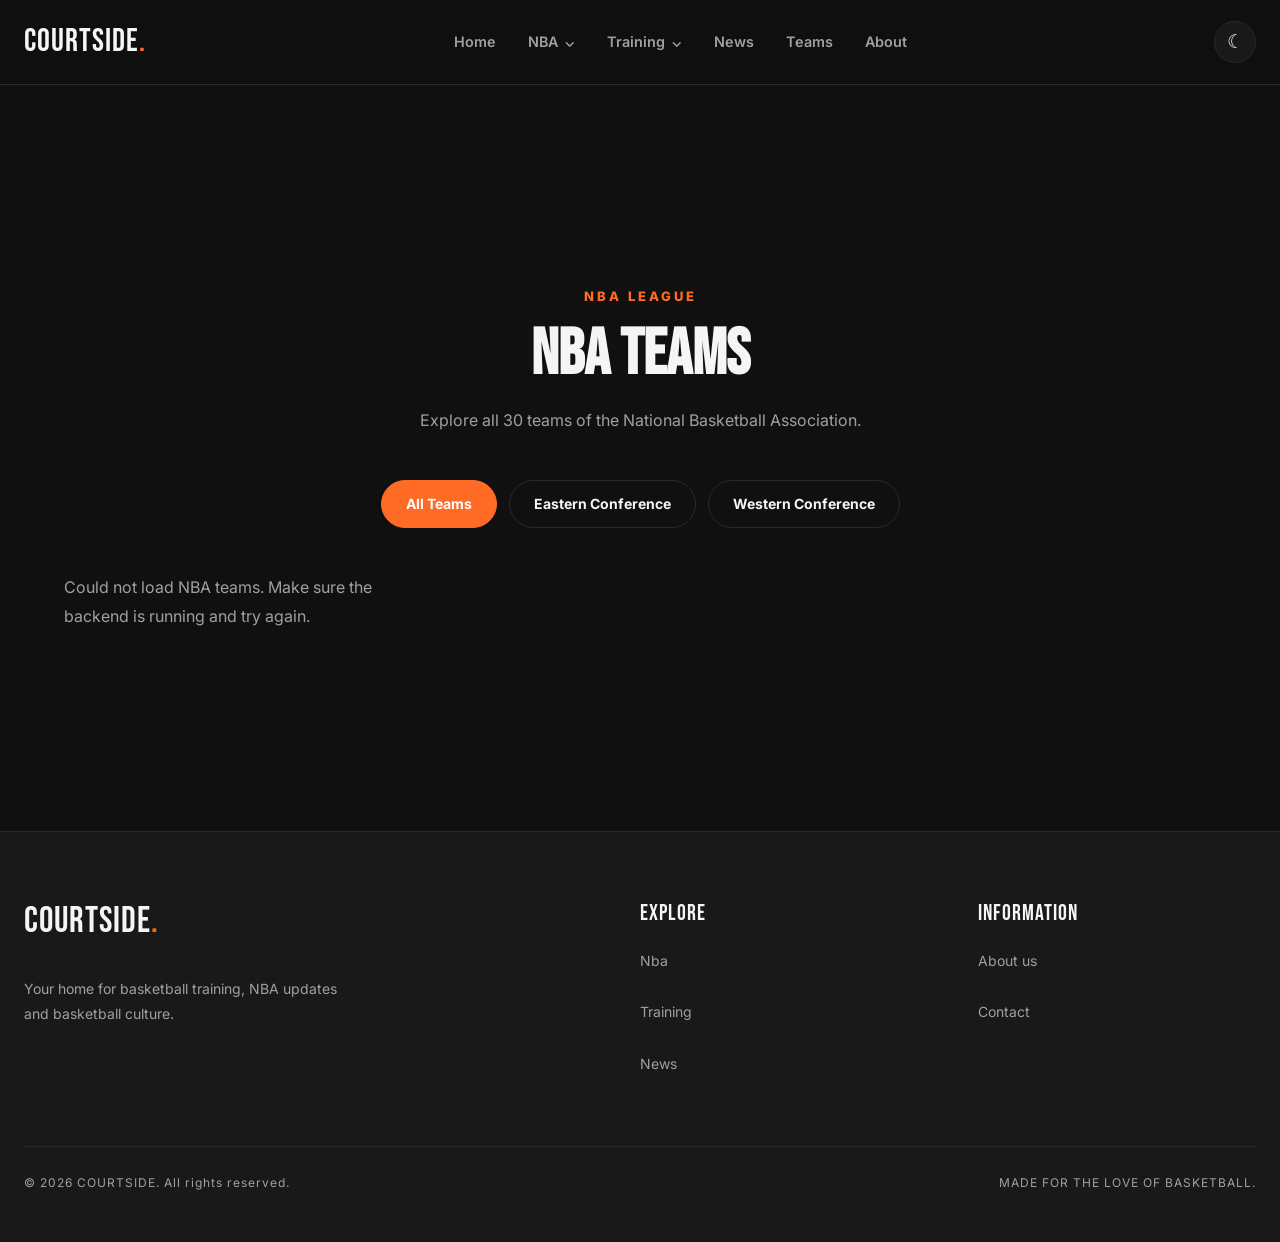
<file: pages/teams.html>
<!DOCTYPE html>
<html lang="en">

<head>
    <meta charset="UTF-8">

    <meta name="viewport"
          content="width=device-width, initial-scale=1.0">

    <meta name="description"
          content="COURTSIDE - Basketball training, NBA scores, news and basketball culture.">

    <meta name="author" content="COURTSIDE">

    <title>TEAMS COURTSIDE</title>
    <!-- Google Fonts -->
<link rel="preconnect" href="https://fonts.googleapis.com">
<link rel="preconnect" href="https://fonts.gstatic.com" crossorigin>

<link href="https://fonts.googleapis.com/css2?family=Bebas+Neue&family=Inter:wght@400;500;600;700;800&display=swap"
      rel="stylesheet">

<!-- Main CSS -->
<link rel="stylesheet" href="../css/style.css?v=4">
<link rel="stylesheet" href="../css/responsive.css">
<!-- Teams CSS -->
<link rel="stylesheet" href="../css/teams.css">


<!-- Main JS -->
<script src="../js/main.js?v=3" defer></script>

</head>

<body data-theme="dark">

    <!-- ================================= -->
    <!-- HEADER / NAVIGATION -->
    <!-- ================================= -->

    <header class="header">

        <div class="container header-container">

            <!-- Logo -->
            <a href="../index.html" class="logo">
                COURTSIDE<span>.</span>
            </a>

            <!-- Main navigation -->
            <nav class="navigation" aria-label="Main navigation">

                <ul class="nav-list">

                    <li>
                        <a href="../index.html">
                            Home
                        </a>
                    </li>

                    <li>
                        <details class="nav-dropdown">
                            <summary>NBA</summary>

                            <ul>
                                <li>
                                    <a href="nba.html">
                                        NBA Overview
                                    </a>
                                </li>

                                <li>
                                    <a href="nba.html#scores">
                                        Scores
                                    </a>
                                </li>

                                <li>
                                    <a href="nba.html#standings">
                                        Standings
                                    </a>
                                </li>

                                <li>
                                    <a href="nba.html#schedule">
                                        Schedule
                                    </a>
                                </li>
                            </ul>
                        </details>
                    </li>

                    <li>
                        <details class="nav-dropdown">
                            <summary>Training</summary>

                            <ul>
                                <li>
                                    <a href="training.html">
                                        All Training
                                    </a>
                                </li>

                                <li>
                                    <a href="training.html#shooting">
                                        Shooting
                                    </a>
                                </li>

                                <li>
                                    <a href="training.html#dribbling">
                                        Dribbling
                                    </a>
                                </li>

                                <li>
                                    <a href="training.html#fitness">
                                        Fitness
                                    </a>
                                </li>
                            </ul>
                        </details>
                    </li>

                    <li>
                        <a href="news.html">News</a>
                    </li>

                    <li>
                        <a href="teams.html">Teams</a>
                    </li>

                    <li>
                        <a href="about.html">About</a>
                    </li>

                </ul>

            </nav>

            <!-- Mobile menu button -->
            <button
                class="theme-toggle"
                type="button"
                aria-label="Switch to light mode"
            >
                <span class="theme-icon">☾</span>
            </button>
            <button
                class="menu-toggle"
                type="button"
                aria-label="Open navigation menu"
                aria-expanded="false"
            >
                <span></span>
                <span></span>
                <span></span>
            </button>

        </div>

    </header>
    <main>
        <section class="teams-section">
    <div class="teams-header">
        <p class="section-label">NBA LEAGUE</p>
        <h1>NBA TEAMS</h1>
        <p>Explore all 30 teams of the National Basketball Association.</p>
    </div>

    <div class="teams-filters">
        <button class="team-filter active" data-conference="all">All Teams</button>
        <button class="team-filter" data-conference="East">Eastern Conference</button>
        <button class="team-filter" data-conference="West">Western Conference</button>
    </div>

    <div class="teams-grid" id="teams-grid">
        <p>Loading teams...</p>
    </div>
</section>
    </main>
</body>
 <!-- ================================= -->
    <!-- FOOTER -->
    <!-- ================================= -->

    <footer class="footer">

        <div class="container">

            <div class="footer-main">

                <!-- Brand information -->

                <div class="footer-brand">

                    <a href="/index.html" class="logo">
                        COURTSIDE<span>.</span>
                    </a>

                    <p>
                        Your home for basketball training,
                        NBA updates and basketball culture.
                    </p>

                </div>


                <!-- Quick links -->

                <div class="footer-column">

                    <h3>EXPLORE</h3>

                    <ul>
                        <li><a href="nba.html">Nba</a></li>
                        <li><a href="training.html">Training</a></li>
                        <li><a href="news.html">News</a></li>
                        
                    </ul>

                </div>


                <!-- Information -->

                <div class="footer-column">

                    <h3>INFORMATION</h3>

                    <ul>
                        <li><a href="about.html">About us</a></li>
                        <li><a href="about.html#contact">Contact</a></li>
                    </ul>

                </div>

            </div>


            <div class="footer-bottom">

                <p>
                    © 2026 COURTSIDE. All rights reserved.
                </p>

                <p>
                    MADE FOR THE LOVE OF BASKETBALL.
                </p>

            </div>

        </div>

    </footer>
</body>
</html>
</file>
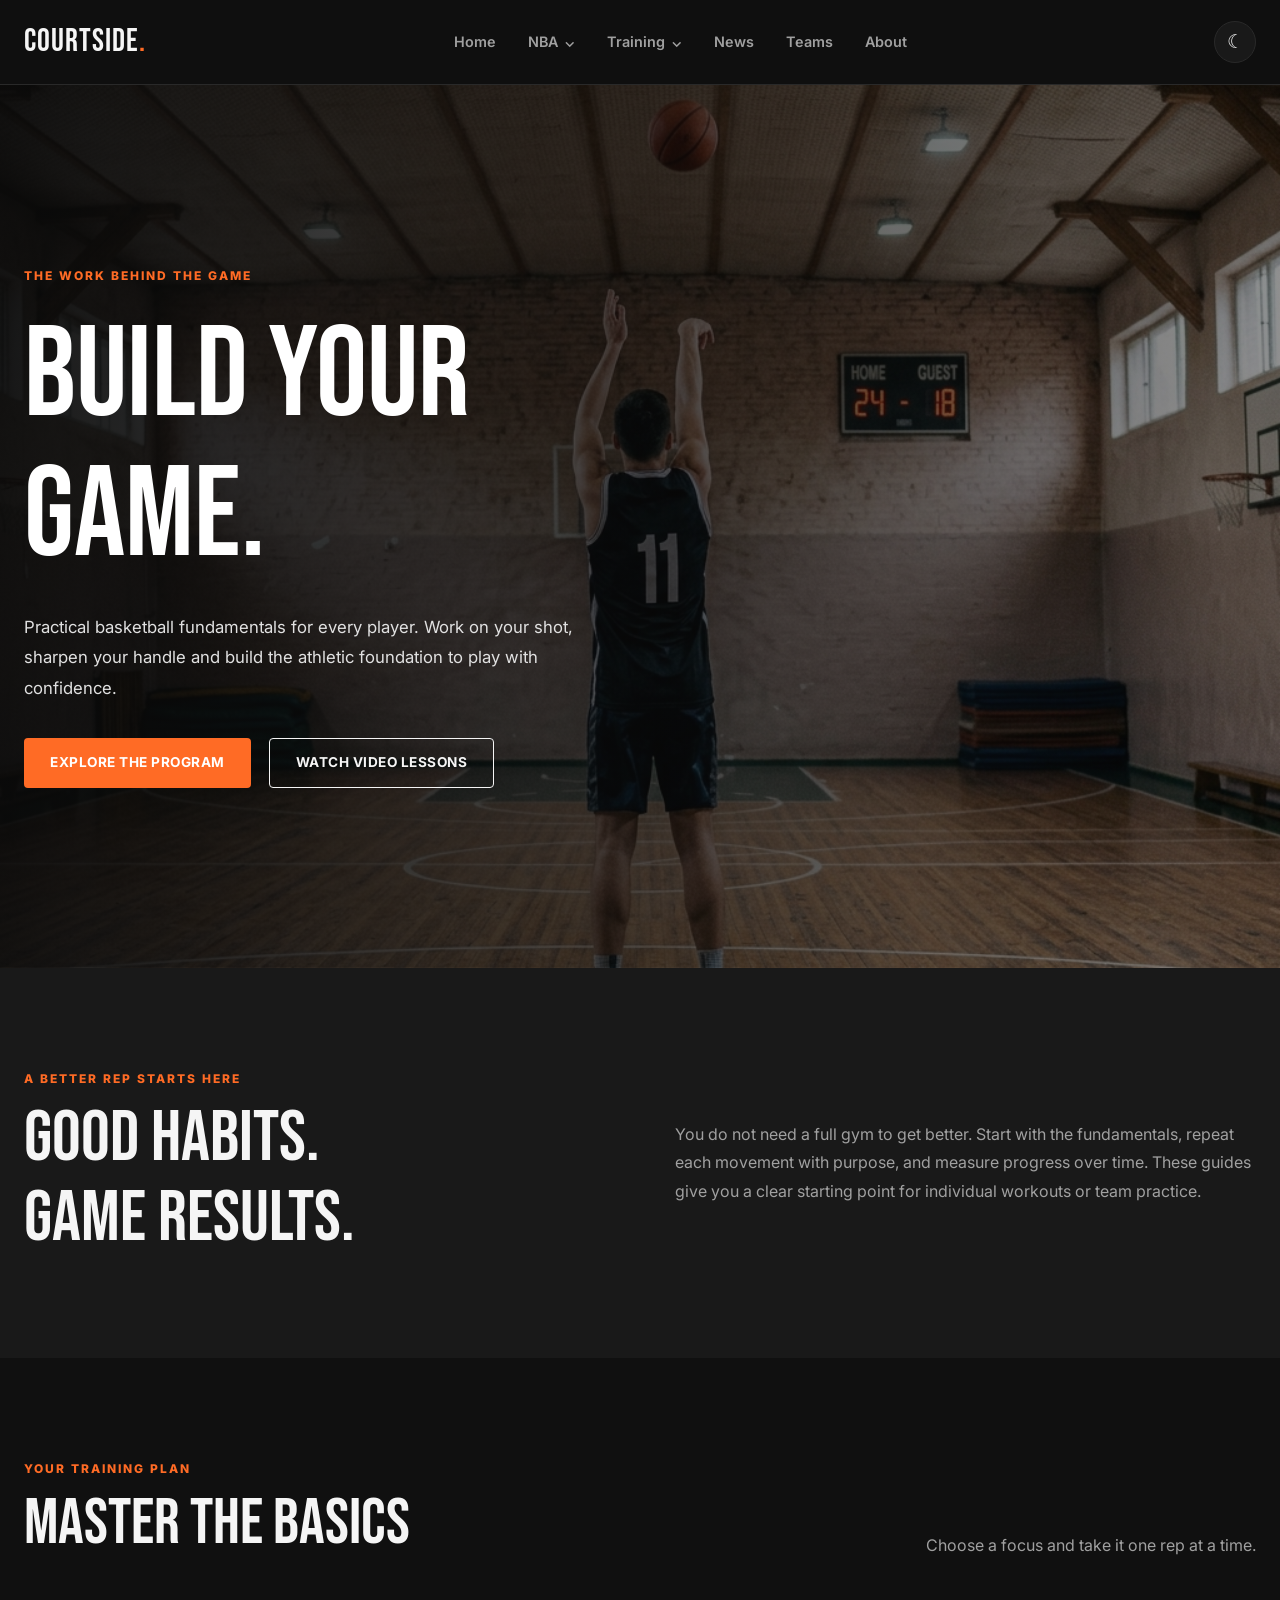
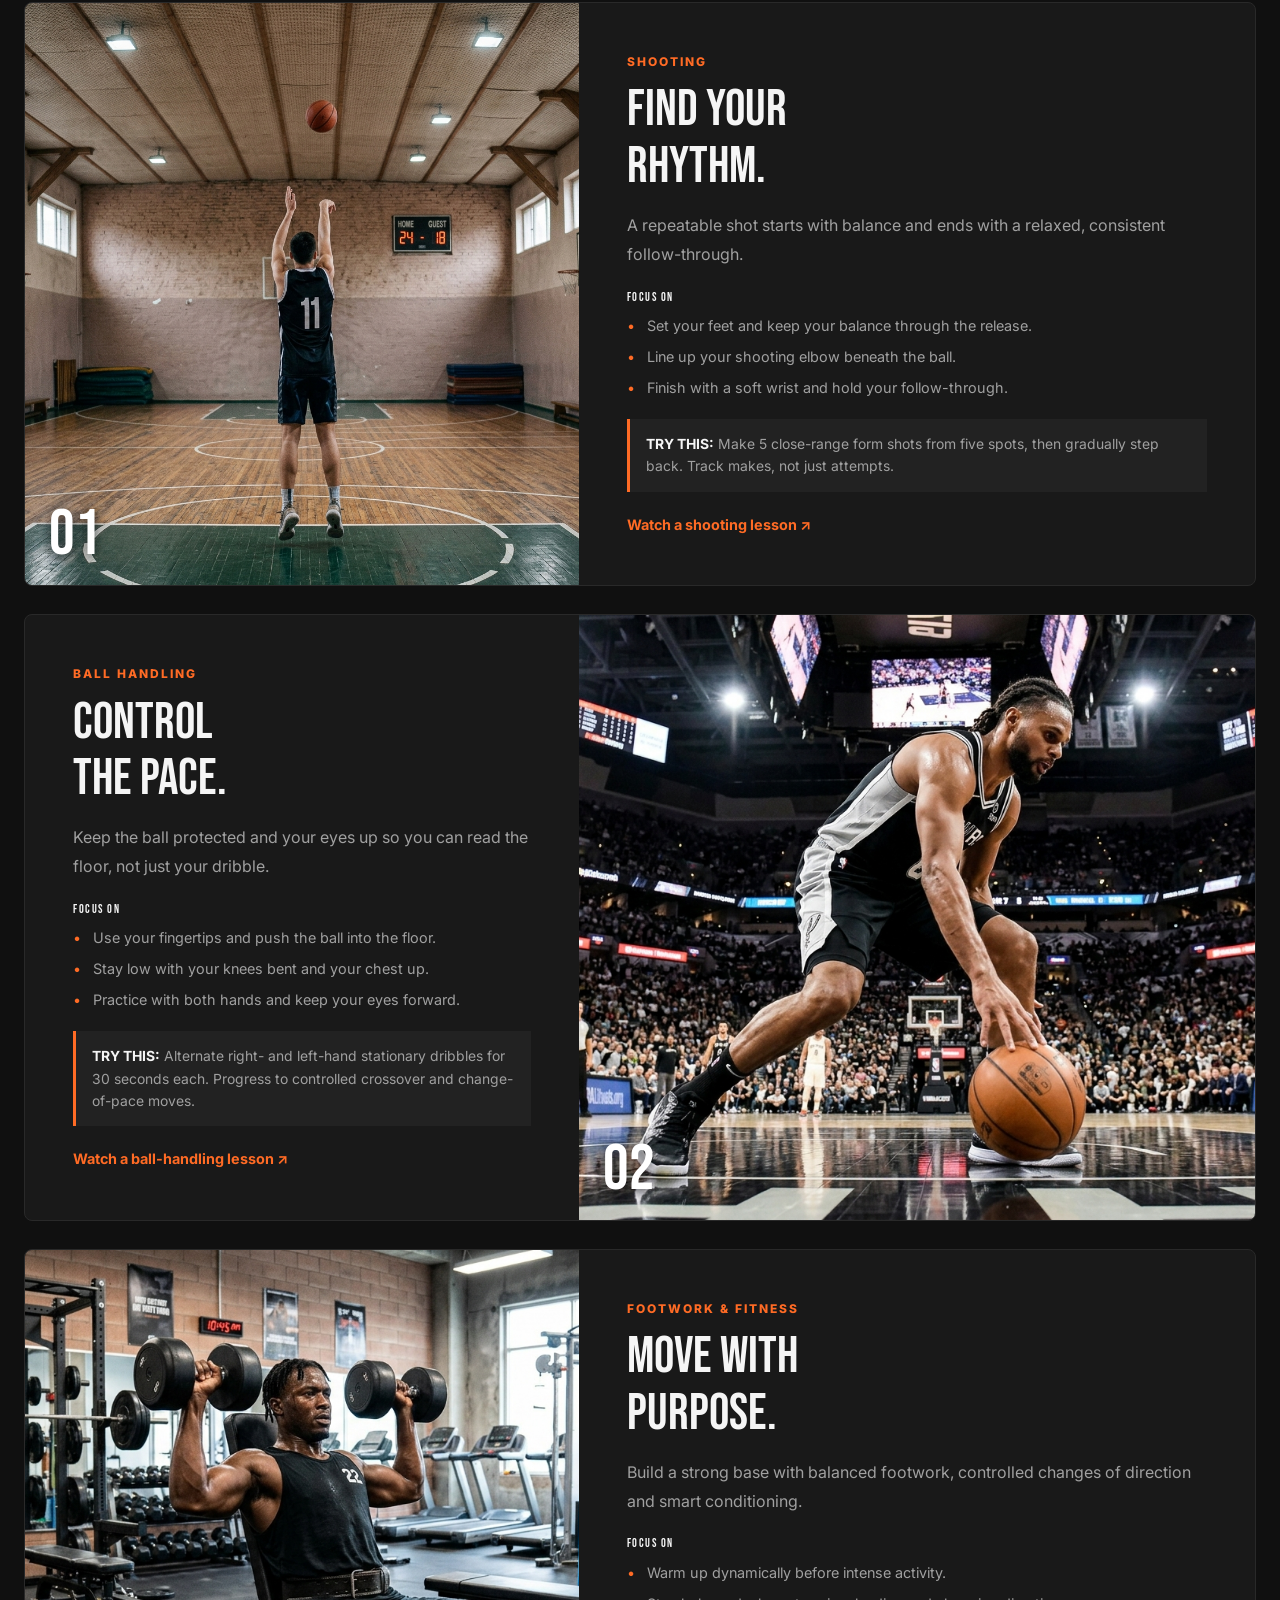
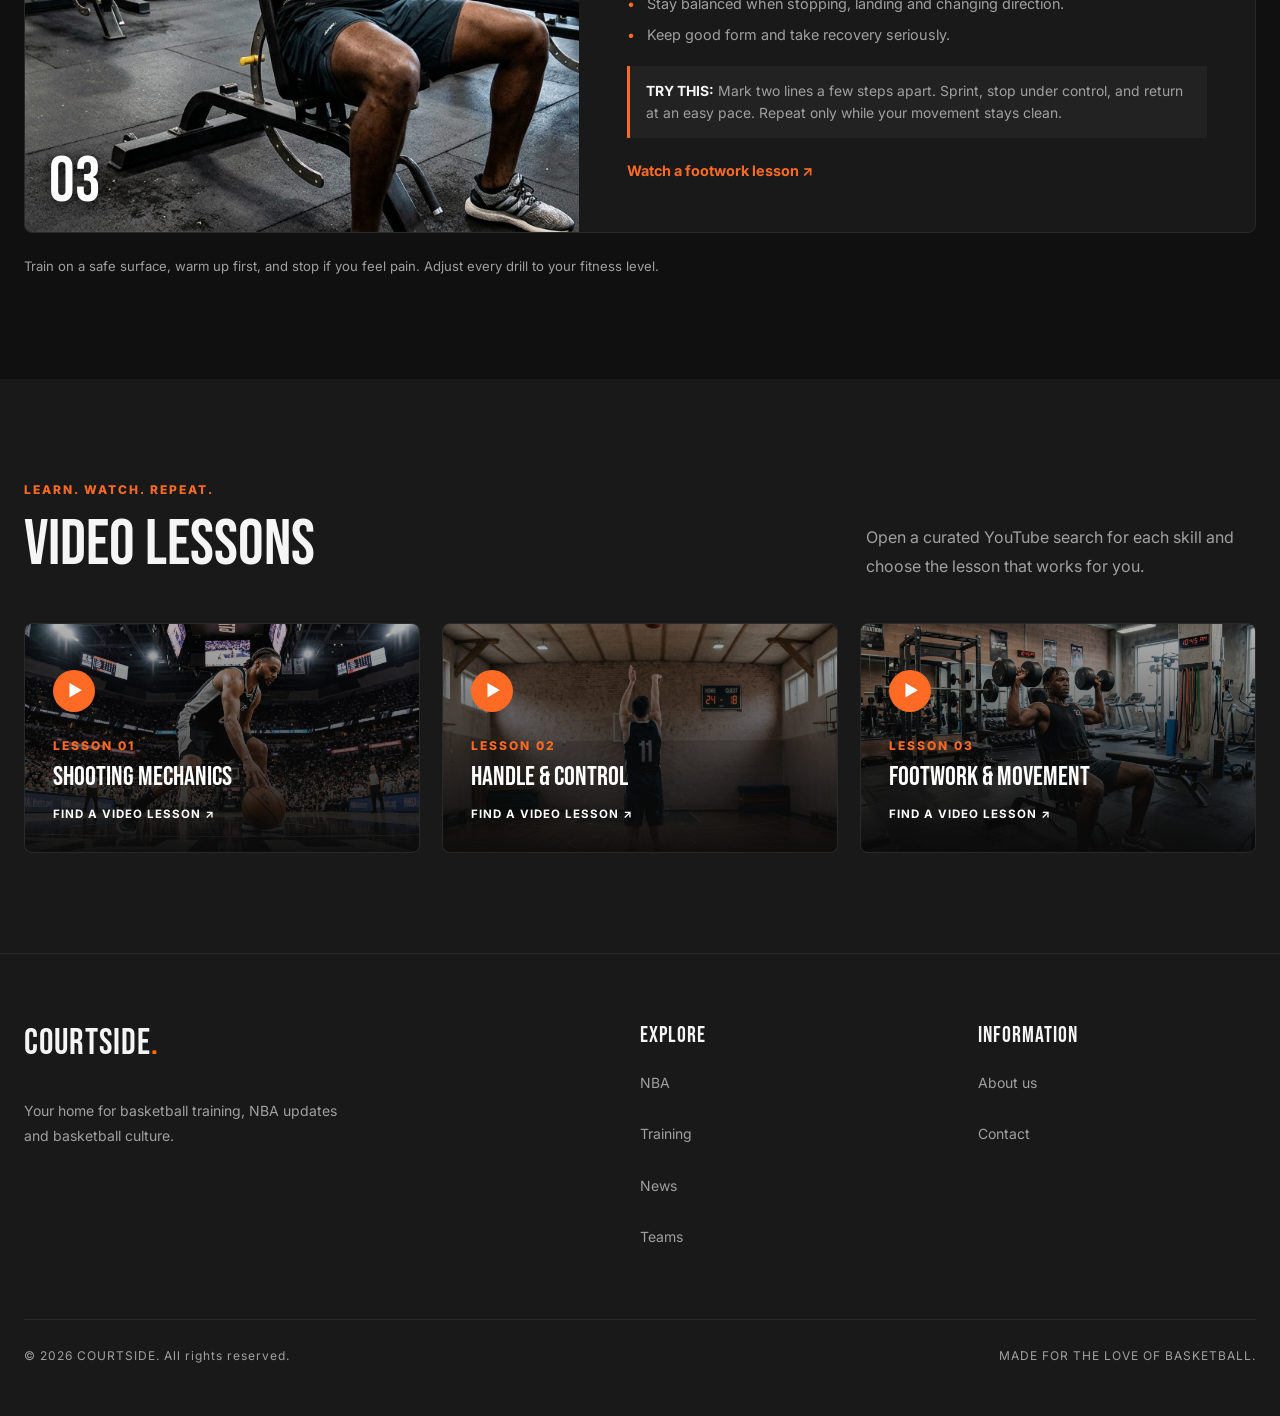
<file: pages/training.html>
<!DOCTYPE html>
<html lang="en">

<head>
    <meta charset="UTF-8">

    <meta name="viewport"
          content="width=device-width, initial-scale=1.0">

    <meta name="description"
          content="Build your basketball game with practical shooting, ball-handling, footwork and conditioning guides from COURTSIDE.">

    <meta name="author" content="COURTSIDE">

    <title>Basketball Training | COURTSIDE</title>
    <!-- Google Fonts -->
<link rel="preconnect" href="https://fonts.googleapis.com">
<link rel="preconnect" href="https://fonts.gstatic.com" crossorigin>

<link href="https://fonts.googleapis.com/css2?family=Bebas+Neue&family=Inter:wght@400;500;600;700;800&display=swap"
      rel="stylesheet">

<!-- Main CSS -->
<link rel="stylesheet" href="../css/style.css?v=4">
<link rel="stylesheet" href="../css/responsive.css">
<link rel="stylesheet" href="../css/content-pages.css">


<!-- Main JS -->
<script src="../js/main.js?v=3" defer></script>

</head>

<body data-theme="dark">

    <!-- ================================= -->
    <!-- HEADER / NAVIGATION -->
    <!-- ================================= -->

    <header class="header">

        <div class="container header-container">

            <!-- Logo -->
            <a href="../index.html" class="logo">
                COURTSIDE<span>.</span>
            </a>

            <!-- Main navigation -->
            <nav class="navigation" aria-label="Main navigation">

                <ul class="nav-list">

                    <li>
                        <a href="../index.html">
                            Home
                        </a>
                    </li>

                    <li>
                        <details class="nav-dropdown">
                            <summary>NBA</summary>

                            <ul>
                                <li>
                                    <a href="nba.html">
                                        NBA Overview
                                    </a>
                                </li>

                                <li>
                                    <a href="nba.html#scores">
                                        Scores
                                    </a>
                                </li>

                                <li>
                                    <a href="nba.html#standings">
                                        Standings
                                    </a>
                                </li>

                                <li>
                                    <a href="nba.html#schedule">
                                        Schedule
                                    </a>
                                </li>
                            </ul>
                        </details>
                    </li>

                    <li>
                        <details class="nav-dropdown">
                            <summary>Training</summary>

                            <ul>
                                <li>
                                    <a href="training.html">
                                        All Training
                                    </a>
                                </li>

                                <li>
                                    <a href="training.html#shooting">
                                        Shooting
                                    </a>
                                </li>

                                <li>
                                    <a href="training.html#dribbling">
                                        Dribbling
                                    </a>
                                </li>

                                <li>
                                    <a href="training.html#fitness">
                                        Fitness
                                    </a>
                                </li>
                            </ul>
                        </details>
                    </li>

                    <li>
                        <a href="news.html">News</a>
                    </li>

                    <li>
                        <a href="teams.html">Teams</a>
                    </li>

                    <li>
                        <a href="about.html">About</a>
                    </li>

                </ul>

            </nav>

            <!-- Mobile menu button -->
            <button
                class="theme-toggle"
                type="button"
                aria-label="Switch to light mode"
            >
                <span class="theme-icon">☾</span>
            </button>
            <button
                class="menu-toggle"
                type="button"
                aria-label="Open navigation menu"
                aria-expanded="false"
            >
                <span></span>
                <span></span>
                <span></span>
            </button>

        </div>

    </header>

    <main class="content-page training-page">
        <section class="content-hero training-hero">
            <div class="container content-hero-inner">
                <p class="section-label">THE WORK BEHIND THE GAME</p>
                <h1>BUILD YOUR<br>GAME.</h1>
                <p class="content-hero-copy">
                    Practical basketball fundamentals for every player.
                    Work on your shot, sharpen your handle and build the
                    athletic foundation to play with confidence.
                </p>
                <div class="hero-buttons">
                    <a class="button button-primary" href="#training-program">Explore the program</a>
                    <a class="button button-secondary" href="#video-lessons">Watch video lessons</a>
                </div>
            </div>
        </section>

        <section class="training-intro">
            <div class="container training-intro-grid">
                <div>
                    <p class="section-label">A BETTER REP STARTS HERE</p>
                    <h2>GOOD HABITS.<br>GAME RESULTS.</h2>
                </div>
                <p>
                    You do not need a full gym to get better. Start with the
                    fundamentals, repeat each movement with purpose, and
                    measure progress over time. These guides give you a clear
                    starting point for individual workouts or team practice.
                </p>
            </div>
        </section>

        <section class="training-program" id="training-program">
            <div class="container">
                <div class="section-heading">
                    <div>
                        <p class="section-label">YOUR TRAINING PLAN</p>
                        <h2>MASTER THE BASICS</h2>
                    </div>
                    <p class="section-description">Choose a focus and take it one rep at a time.</p>
                </div>

                <div class="skill-list">
                    <article class="skill-card" id="shooting">
                        <div class="skill-image">
                            <img src="../assets/images/Gemini_Generated_Image_v6uqycv6uqycv6uq.jpg"
                                 alt="Basketball player practicing a jump shot" loading="lazy">
                            <span class="skill-number">01</span>
                        </div>
                        <div class="skill-content">
                            <p class="section-label">SHOOTING</p>
                            <h3>FIND YOUR<br>RHYTHM.</h3>
                            <p>A repeatable shot starts with balance and ends with a relaxed, consistent follow-through.</p>
                            <h4>FOCUS ON</h4>
                            <ul class="check-list">
                                <li>Set your feet and keep your balance through the release.</li>
                                <li>Line up your shooting elbow beneath the ball.</li>
                                <li>Finish with a soft wrist and hold your follow-through.</li>
                            </ul>
                            <div class="drill-note"><strong>TRY THIS:</strong> Make 5 close-range form shots from five spots, then gradually step back. Track makes, not just attempts.</div>
                            <a class="text-link" href="https://www.youtube.com/results?search_query=basketball+shooting+form+fundamentals+drills" target="_blank" rel="noopener noreferrer">Watch a shooting lesson ↗</a>
                        </div>
                    </article>

                    <article class="skill-card skill-card-reverse" id="dribbling">
                        <div class="skill-image">
                            <img src="../assets/images/Gemini_Generated_Image_oixndsoixndsoixn.jpg"
                                 alt="Player working on basketball ball-handling drills" loading="lazy">
                            <span class="skill-number">02</span>
                        </div>
                        <div class="skill-content">
                            <p class="section-label">BALL HANDLING</p>
                            <h3>CONTROL<br>THE PACE.</h3>
                            <p>Keep the ball protected and your eyes up so you can read the floor, not just your dribble.</p>
                            <h4>FOCUS ON</h4>
                            <ul class="check-list">
                                <li>Use your fingertips and push the ball into the floor.</li>
                                <li>Stay low with your knees bent and your chest up.</li>
                                <li>Practice with both hands and keep your eyes forward.</li>
                            </ul>
                            <div class="drill-note"><strong>TRY THIS:</strong> Alternate right- and left-hand stationary dribbles for 30 seconds each. Progress to controlled crossover and change-of-pace moves.</div>
                            <a class="text-link" href="https://www.youtube.com/results?search_query=basketball+ball+handling+drills+beginners+crossover" target="_blank" rel="noopener noreferrer">Watch a ball-handling lesson ↗</a>
                        </div>
                    </article>

                    <article class="skill-card" id="fitness">
                        <div class="skill-image">
                            <img src="../assets/images/Gemini_Generated_Image_np0zqrnp0zqrnp0z.jpg"
                                 alt="Basketball player training for strength and conditioning" loading="lazy">
                            <span class="skill-number">03</span>
                        </div>
                        <div class="skill-content">
                            <p class="section-label">FOOTWORK & FITNESS</p>
                            <h3>MOVE WITH<br>PURPOSE.</h3>
                            <p>Build a strong base with balanced footwork, controlled changes of direction and smart conditioning.</p>
                            <h4>FOCUS ON</h4>
                            <ul class="check-list">
                                <li>Warm up dynamically before intense activity.</li>
                                <li>Stay balanced when stopping, landing and changing direction.</li>
                                <li>Keep good form and take recovery seriously.</li>
                            </ul>
                            <div class="drill-note"><strong>TRY THIS:</strong> Mark two lines a few steps apart. Sprint, stop under control, and return at an easy pace. Repeat only while your movement stays clean.</div>
                            <a class="text-link" href="https://www.youtube.com/results?search_query=basketball+footwork+conditioning+drills+for+players" target="_blank" rel="noopener noreferrer">Watch a footwork lesson ↗</a>
                        </div>
                    </article>
                </div>
                <p class="training-safety">Train on a safe surface, warm up first, and stop if you feel pain. Adjust every drill to your fitness level.</p>
            </div>
        </section>

        <section class="video-lessons" id="video-lessons">
            <div class="container">
                <div class="section-heading">
                    <div>
                        <p class="section-label">LEARN. WATCH. REPEAT.</p>
                        <h2>VIDEO LESSONS</h2>
                    </div>
                    <p class="section-description">Open a curated YouTube search for each skill and choose the lesson that works for you.</p>
                </div>
                <div class="lesson-grid">
                    <a class="lesson-card" href="https://www.youtube.com/results?search_query=basketball+jump+shot+mechanics+beginner+lesson" target="_blank" rel="noopener noreferrer">
                        <span class="lesson-play" aria-hidden="true">▶</span>
                        <span class="section-label">LESSON 01</span>
                        <h3>SHOOTING MECHANICS</h3>
                        <span class="lesson-link">FIND A VIDEO LESSON ↗</span>
                    </a>
                    <a class="lesson-card" href="https://www.youtube.com/results?search_query=basketball+dribbling+ball+handling+workout" target="_blank" rel="noopener noreferrer">
                        <span class="lesson-play" aria-hidden="true">▶</span>
                        <span class="section-label">LESSON 02</span>
                        <h3>HANDLE & CONTROL</h3>
                        <span class="lesson-link">FIND A VIDEO LESSON ↗</span>
                    </a>
                    <a class="lesson-card" href="https://www.youtube.com/results?search_query=basketball+footwork+defensive+slides+training" target="_blank" rel="noopener noreferrer">
                        <span class="lesson-play" aria-hidden="true">▶</span>
                        <span class="section-label">LESSON 03</span>
                        <h3>FOOTWORK & MOVEMENT</h3>
                        <span class="lesson-link">FIND A VIDEO LESSON ↗</span>
                    </a>
                </div>
            </div>
        </section>
    </main>

    <footer class="footer">
        <div class="container">
            <div class="footer-main">
                <div class="footer-brand">
                    <a href="../index.html" class="logo">COURTSIDE<span>.</span></a>
                    <p>Your home for basketball training, NBA updates and basketball culture.</p>
                </div>
                <div class="footer-column">
                    <h3>EXPLORE</h3>
                    <ul>
                        <li><a href="nba.html">NBA</a></li>
                        <li><a href="training.html">Training</a></li>
                        <li><a href="news.html">News</a></li>
                        <li><a href="teams.html">Teams</a></li>
                    </ul>
                </div>
                <div class="footer-column">
                    <h3>INFORMATION</h3>
                    <ul>
                        <li><a href="about.html">About us</a></li>
                        <li><a href="about.html#contact">Contact</a></li>
                    </ul>
                </div>
            </div>
            <div class="footer-bottom">
                <p>© 2026 COURTSIDE. All rights reserved.</p>
                <p>MADE FOR THE LOVE OF BASKETBALL.</p>
            </div>
        </div>
    </footer>
</body>
</html>
</file>
<file: css/style.css>
/* =========================================
   1. CSS VARIABLES — DESIGN SYSTEM
========================================= */

/* DARK THEME */

:root,
[data-theme="dark"] {
    --bg-primary: #101010;
    --bg-secondary: #191919;
    --bg-tertiary: #222222;

    --text-primary: #F5F5F5;
    --text-secondary: #A0A0A0;

    --accent: #FF6B25;
    --accent-hover: #E85A18;

    --border: #292929;
    --border-color: var(--border);

    --card-bg: #191919;
    --header-bg: rgba(16, 16, 16, 0.95);
    --teams-bg: var(--bg-primary);
    --teams-card: var(--bg-secondary);
    --teams-card-hover: var(--bg-tertiary);
    --teams-text: var(--text-primary);
    --teams-muted: var(--text-secondary);
    --teams-border: var(--border);
    --teams-accent: var(--accent);
    --teams-accent-hover: var(--accent-hover);
    --nba-hero-bg: linear-gradient(90deg, #0a0a0a, #191919);
    --nba-hero-text: var(--text-primary);
    color-scheme: dark;
}


/* LIGHT THEME */

[data-theme="light"] {
    --bg-primary: #F4F4F4;
    --bg-secondary: #FFFFFF;
    --bg-tertiary: #EAEAEA;

    --text-primary: #171717;
    --text-secondary: #666666;

    --accent: #FF6B25;
    --accent-hover: #E85A18;

    --border: #DDDDDD;
    --border-color: var(--border);

    --card-bg: #FFFFFF;
    --header-bg: rgba(244, 244, 244, 0.95);
    --teams-bg: var(--bg-primary);
    --teams-card: var(--bg-secondary);
    --teams-card-hover: var(--bg-tertiary);
    --teams-text: var(--text-primary);
    --teams-muted: var(--text-secondary);
    --teams-border: var(--border);
    --teams-accent: var(--accent);
    --teams-accent-hover: var(--accent-hover);
    --nba-hero-bg: linear-gradient(90deg, #FFFFFF, #EAEAEA);
    --nba-hero-text: var(--text-primary);
    color-scheme: light;
}


/* =========================================
   2. RESET
========================================= */

* {
    margin: 0;
    padding: 0;
    box-sizing: border-box;
}

*,
*::before,
*::after {
    transition:
        background-color 0.25s ease,
        color 0.25s ease,
        border-color 0.25s ease,
        box-shadow 0.25s ease;
}

html {
    scroll-behavior: smooth;
    background-color: var(--bg-primary);
}

body {
    font-family: 'Inter', sans-serif;

    background-color: var(--bg-primary);
    color: var(--text-primary);

    line-height: 1.6;

    transition:
        background-color 0.3s ease,
        color 0.3s ease;
}

img {
    display: block;
    max-width: 100%;
}

a {
    color: inherit;
    text-decoration: none;
}

button {
    font: inherit;
    cursor: pointer;
}

ul {
    list-style: none;
}

button,
a {
    -webkit-tap-highlight-color: transparent;
}


/* =========================================
   3. TYPOGRAPHY
========================================= */

h1,
h2,
h3,
h4,
.logo {
    font-family: 'Bebas Neue', sans-serif;
    font-weight: 400;
    line-height: 1.1;
}

h1 {
    font-size: clamp(3rem, 8vw, 7rem);
}

h2 {
    font-size: clamp(2.2rem, 5vw, 4rem);
}

h3 {
    font-size: 1.8rem;
}

p {
    color: var(--text-secondary);
}


/* =========================================
   4. CONTAINER
========================================= */

.container {
    width: min(100% - 48px, 1280px);
    margin-inline: auto;
}


/* =========================================
   5. HEADER
========================================= */

.header {
    position: sticky;
    top: 0;
    z-index: 1000;

    width: 100%;

    background-color: var(--header-bg);

    border-bottom: 1px solid var(--border);

    backdrop-filter: blur(12px);
}

.header-container {
    min-height: 84px;

    display: flex;
    align-items: center;
    justify-content: space-between;

    gap: 30px;
}


/* =========================================
   SPACING IMPROVEMENTS
========================================= */

/* Загальні відступи секцій */
section {
    padding-top: 100px;
    padding-bottom: 100px;
}

/* Відступи між заголовком і контентом */
.section-heading {
    margin-bottom: 50px;
}

/* Навігація */
.nav-list {
    gap: 38px;
}

/* Логотип і навігація */
.header-container {
    gap: 40px;
}

/* Кнопки */
.hero-buttons {
    display: flex;
    gap: 18px;
    margin-top: 35px;
}

/* Footer */
.footer {
    padding-top: 80px;
}

.footer-main {
    padding-bottom: 60px;
}

/* Текст */
p {
    line-height: 1.8;
}

/* Мобільні пристрої */
@media (max-width: 700px) {
    section {
        padding-top: 65px;
        padding-bottom: 65px;
    }

    .nav-list {
        gap: 18px;
    }

    .hero-buttons {
        flex-direction: column;
        align-items: flex-start;
    }
}

/* LOGO */

.logo {
    font-size: 2rem;
    letter-spacing: 1px;

    color: var(--text-primary);

    white-space: nowrap;
}

.logo span {
    color: var(--accent);
}


/* NAVIGATION */

.navigation {
    display: flex;
    align-items: center;
}

.nav-list {
    display: flex;
    align-items: center;
    gap: 32px;
}

.nav-list a,
.nav-dropdown summary {
    color: var(--text-secondary);

    font-size: 0.9rem;
    font-weight: 600;

    cursor: pointer;

    transition: color 0.2s ease;
}

.nav-list a:hover,
.nav-dropdown summary:hover {
    color: var(--accent);
}


/* DROPDOWN */

.nav-dropdown {
    position: relative;
}

.nav-dropdown summary {
    list-style: none;
}

.nav-dropdown summary::-webkit-details-marker {
    display: none;
}

.nav-dropdown summary::after {
    content: "⌄";
    margin-left: 6px;
}

.nav-dropdown ul {
    position: absolute;
    top: 100%;
    left: 0;

    min-width: 180px;

    padding: 12px;

    margin-top: 15px;

    background-color: var(--bg-secondary);
    border: 1px solid var(--border);
    border-radius: 8px;
}

.nav-dropdown:not([open]) ul {
    display: none;
}

.nav-dropdown ul li a {
    display: block;
    padding: 10px;
}


/* =========================================
   6. BUTTONS
========================================= */

.button {
    display: inline-flex;
    align-items: center;
    justify-content: center;

    min-height: 50px;

    padding: 0 26px;

    font-size: 0.85rem;
    font-weight: 700;

    text-transform: uppercase;
    letter-spacing: 0.5px;

    border-radius: 4px;

    transition:
        background-color 0.2s ease,
        color 0.2s ease,
        transform 0.2s ease;
}

.button:hover {
    transform: translateY(-3px);
}


/* PRIMARY BUTTON */

.button-primary {
    background-color: var(--accent);
    color: #FFFFFF;
}

.button-primary:hover {
    background-color: var(--accent-hover);
}


/* SECONDARY BUTTON */

.button-secondary {
    border: 1px solid var(--text-primary);
    color: var(--text-primary);
}

.button-secondary:hover {
    background-color: var(--text-primary);
    color: var(--bg-primary);
}


/* TEXT LINK */

.text-link {
    color: var(--accent);

    font-size: 0.9rem;
    font-weight: 700;

    transition: opacity 0.2s ease;
}

.text-link:hover {
    opacity: 0.75;
}


/* =========================================
   7. SECTION HEADINGS
========================================= */

.section-heading {
    display: flex;
    align-items: end;
    justify-content: space-between;

    gap: 24px;

    margin-bottom: 40px;
}

.section-label {
    color: var(--accent);

    font-size: 0.75rem;
    font-weight: 800;

    letter-spacing: 2px;
    text-transform: uppercase;

    margin-bottom: 10px;
}


/* =========================================
   8. THEME TOGGLE
========================================= */

.theme-toggle {
    width: 42px;
    height: 42px;

    display: flex;
    align-items: center;
    justify-content: center;

    border: 1px solid var(--border);
    border-radius: 50%;

    background-color: var(--bg-secondary);
    color: var(--text-primary);

    font-size: 1.2rem;
    line-height: 1;

    transition: 0.2s ease;
}

.theme-toggle:hover {
    border-color: var(--accent);
    color: var(--accent);
}

.theme-icon {
    display: block;
}

input,
select,
textarea {
    color: var(--text-primary);
    background-color: var(--bg-primary);
    border-color: var(--border);
}

table,
th,
td {
    border-color: var(--border);
}

table {
    color: var(--text-primary);
    background-color: var(--bg-secondary);
}

dialog,
[role="dialog"],
.modal {
    color: var(--text-primary);
    background-color: var(--bg-secondary);
    border-color: var(--border);
}

::-webkit-scrollbar-track {
    background: var(--bg-primary);
}

::-webkit-scrollbar-thumb {
    background: var(--bg-tertiary);
    border: 2px solid var(--bg-primary);
    border-radius: 8px;
}

::-webkit-scrollbar-thumb:hover {
    background: var(--text-secondary);
}

* {
    scrollbar-color: var(--bg-tertiary) var(--bg-primary);
}


/* =========================================
   9. MOBILE MENU BUTTON
========================================= */

.menu-toggle {
    display: none;

    flex-direction: column;
    justify-content: center;
    gap: 5px;

    width: 42px;
    height: 42px;

    padding: 8px;

    background: transparent;
    border: 1px solid var(--border);
    border-radius: 4px;
}

.menu-toggle span {
    display: block;

    width: 100%;
    height: 2px;

    background-color: var(--text-primary);
}


/* =========================================
   10. FOOTER
========================================= */

.footer {
    background-color: var(--bg-secondary);
    border-top: 1px solid var(--border);

    padding-top: 70px;
}

.footer-main {
    display: grid;

    grid-template-columns: 2fr 1fr 1fr;

    gap: 60px;

    padding-bottom: 50px;
}

.footer-brand p {
    max-width: 350px;
    margin-top: 15px;
}

.footer-column h3 {
    font-size: 1.3rem;
    margin-bottom: 20px;
}

.footer-column ul {
    display: flex;
    flex-direction: column;
    gap: 12px;
}

.footer-column a {
    color: var(--text-secondary);
    font-size: 0.9rem;

    transition: color 0.2s ease;
}

.footer-column a:hover {
    color: var(--accent);
}

.footer-bottom {
    display: flex;
    align-items: center;
    justify-content: space-between;

    gap: 20px;

    padding: 24px 0;

    border-top: 1px solid var(--border);
}

.footer-bottom p {
    font-size: 0.75rem;
}


/* =========================================
   11. RESPONSIVE — GLOBAL
========================================= */

@media (max-width: 900px) {

    .nav-list {
        gap: 16px;
    }

    .footer-main {
        gap: 30px;
    }

}

@media (max-width: 700px) {

    .container {
        width: min(100% - 32px, 1280px);
    }

    .header-container {
        min-height: 70px;
    }

    .navigation {
        display: none;
    }

    .menu-toggle {
        display: flex;
    }

    .section-heading {
        align-items: start;
        flex-direction: column;
    }

    .footer-main {
        grid-template-columns: 1fr 1fr;
    }

    .footer-brand {
        grid-column: 1 / -1;
    }

    .footer-bottom {
        align-items: start;
        flex-direction: column;
    }

}

@media (max-width: 420px) {

    .logo {
        font-size: 1.7rem;
    }

    .footer-main {
        grid-template-columns: 1fr;
    }

    .footer-brand {
        grid-column: auto;
    }

}

/* ================================= */
/* FOOTER */
/* ================================= */

.footer {
    background: var(--bg-secondary);
    border-top: 1px solid var(--border-color);
    padding: 70px 0 25px;
}

/* Main footer layout */

.footer-main {
    display: grid;
    grid-template-columns: 2fr 1fr 1fr;
    gap: 60px;
    padding-bottom: 55px;
}

/* Brand */

.footer-brand .logo {
    display: inline-block;
    color: var(--text-primary);
    font-family: "Bebas Neue", sans-serif;
    font-size: 36px;
    text-decoration: none;
    margin-bottom: 20px;
}

.footer-brand .logo span {
    color: #ff6b00;
}

.footer-brand p {
    max-width: 320px;
    color: var(--text-secondary);
    font-size: 14px;
    line-height: 1.8;
}

/* Footer columns */

.footer-column h3 {
    color: var(--text-primary);
    font-family: "Bebas Neue", sans-serif;
    font-size: 22px;
    letter-spacing: 1px;
    margin-bottom: 22px;
}

.footer-column ul {
    list-style: none;
    padding: 0;
    margin: 0;
}

.footer-column li {
    margin-bottom: 14px;
}

.footer-column a {
    color: var(--text-secondary);
    font-size: 14px;
    text-decoration: none;
    transition: color 0.3s ease;
}

.footer-column a:hover {
    color: #ff6b00;
}

/* Bottom section */

.footer-bottom {
    display: flex;
    justify-content: space-between;
    align-items: center;
    gap: 20px;
    border-top: 1px solid var(--border-color);
    padding-top: 25px;
}

.footer-bottom p {
    color: var(--text-secondary);
    font-size: 12px;
    letter-spacing: 1px;
}
</file>
<file: css/responsive.css>
@media (max-width: 768px) {
    .scores-container {
        grid-template-columns: 1fr;
    }

    .nba-section .section-heading {
        align-items: flex-start;
        flex-direction: column;
    }
}

@media (max-width: 480px) {
    .game-card {
        padding: 20px;
    }

    .team-name {
        font-size: 16px;
    }

    .team-score {
        font-size: 29px;
    }
}
@media (max-width: 900px) {
    .training-grid {
        grid-template-columns: repeat(2, 1fr);
    }
}

@media (max-width: 600px) {
    .training-grid {
        grid-template-columns: 1fr;
    }

    .training-section .section-heading {
        flex-direction: column;
        align-items: flex-start;
    }

    .training-section h2 {
        font-size: 42px;
    }

    .training-image {
        height: 220px;
    }
}
/* NEWS RESPONSIVE */

@media (max-width: 900px) {
    .news-grid {
        grid-template-columns: repeat(2, 1fr);
    }
}

@media (max-width: 600px) {
    .news-grid {
        grid-template-columns: 1fr;
    }

    .news-section .section-heading {
        flex-direction: column;
        align-items: flex-start;
    }

    .news-section h2 {
        font-size: 42px;
    }

    .news-image {
        height: 220px;
    }
}
/* TEAMS RESPONSIVE */

@media (max-width: 768px) {
    .conferences {
        grid-template-columns: 1fr;
    }

    .teams-section .section-heading {
        flex-direction: column;
        align-items: flex-start;
    }
}

@media (max-width: 480px) {
    .conference-card {
        padding: 30px;
        min-height: 250px;
    }

    .conference-card h3 {
        font-size: 32px;
    }

    .teams-section h2 {
        font-size: 42px;
    }
}
/* CTA RESPONSIVE */

@media (max-width: 768px) {
    .cta-section {
        padding: 90px 0;
        background-position: 60% center;
    }

    .cta-content h2 {
        font-size: 55px;
    }
}

@media (max-width: 480px) {
    .cta-section {
        padding: 70px 0;
    }

    .cta-content h2 {
        font-size: 42px;
    }

    .cta-content > p:not(.section-label) {
        font-size: 15px;
    }
}
</file>
<file: css/content-pages.css>
.content-page section {
    padding-block: 100px;
}

.content-hero {
    min-height: 570px;
    display: flex;
    align-items: center;
    position: relative;
    background-size: cover;
    background-position: center;
}

.training-hero {
    background-image:
        linear-gradient(90deg, rgba(10, 10, 10, 0.94), rgba(10, 10, 10, 0.45)),
        url("../assets/images/Gemini_Generated_Image_v6uqycv6uqycv6uq.jpg");
}

.about-hero {
    background-image:
        linear-gradient(90deg, rgba(10, 10, 10, 0.94), rgba(10, 10, 10, 0.4)),
        url("../assets/images/Download Free Vectors, Images, Photos & Videos _ Vecteezy.jpg");
}

.content-hero-inner {
    padding-block: 80px;
}

.content-hero h1 {
    max-width: 760px;
    color: #fff;
    font-size: clamp(4rem, 10vw, 8rem);
}

.content-hero .section-label {
    margin-bottom: 20px;
}

.content-hero-copy {
    max-width: 590px;
    margin-top: 24px;
    color: #e1e1e1;
    font-size: 1.05rem;
}

.content-page .hero-buttons {
    flex-wrap: wrap;
}

.training-intro,
.about-story,
.about-contact {
    background: var(--bg-secondary);
}

.training-intro-grid,
.about-story-grid,
.about-contact-inner {
    display: grid;
    grid-template-columns: 1fr 1fr;
    align-items: center;
    gap: 70px;
}

.training-intro h2,
.about-story h2,
.about-contact h2 {
    font-size: clamp(2.7rem, 6vw, 4.5rem);
}

.training-intro-grid > p,
.about-story-copy > p:not(.section-label),
.about-contact-inner > div > p:not(.section-label) {
    max-width: 580px;
}

.section-description {
    max-width: 390px;
}

.training-program .section-heading,
.video-lessons .section-heading,
.about-pillars .section-heading {
    margin-bottom: 42px;
}

.skill-list {
    display: grid;
    gap: 28px;
}

.skill-card {
    display: grid;
    grid-template-columns: 0.9fr 1.1fr;
    overflow: hidden;
    background: var(--bg-secondary);
    border: 1px solid var(--border);
    border-radius: 8px;
}

.skill-card-reverse .skill-image {
    order: 2;
}

.skill-image {
    position: relative;
    min-height: 430px;
}

.skill-image img {
    width: 100%;
    height: 100%;
    position: absolute;
    inset: 0;
    object-fit: cover;
}

.skill-number {
    position: absolute;
    left: 24px;
    bottom: 18px;
    color: #fff;
    font: 4rem/1 'Bebas Neue', sans-serif;
    text-shadow: 0 2px 12px rgba(0, 0, 0, 0.7);
}

.skill-content {
    padding: clamp(26px, 4vw, 48px);
}

.skill-content h3 {
    margin-bottom: 16px;
    font-size: clamp(2.2rem, 4vw, 3.2rem);
}

.skill-content > p:not(.section-label) {
    margin-bottom: 22px;
}

.skill-content h4 {
    margin-bottom: 10px;
    color: var(--text-primary);
    font-size: 0.75rem;
    letter-spacing: 1.5px;
}

.check-list {
    display: grid;
    gap: 8px;
    margin-bottom: 20px;
}

.check-list li {
    position: relative;
    padding-left: 20px;
    color: var(--text-secondary);
    font-size: 0.9rem;
}

.check-list li::before {
    position: absolute;
    left: 0;
    color: var(--accent);
    content: "•";
}

.drill-note {
    margin-bottom: 20px;
    padding: 14px 16px;
    background: var(--bg-tertiary);
    border-left: 3px solid var(--accent);
    color: var(--text-secondary);
    font-size: 0.87rem;
}

.drill-note strong {
    color: var(--text-primary);
}

.training-safety {
    margin-top: 22px;
    font-size: 0.82rem;
}

.video-lessons,
.about-pillars {
    background: var(--bg-secondary);
}

.lesson-grid,
.pillar-grid {
    display: grid;
    grid-template-columns: repeat(3, 1fr);
    gap: 22px;
}

.lesson-card {
    min-height: 230px;
    display: flex;
    flex-direction: column;
    align-items: flex-start;
    justify-content: flex-end;
    padding: 28px;
    background:
        linear-gradient(0deg, rgba(10, 10, 10, 0.96), rgba(10, 10, 10, 0.3)),
        url("../assets/images/Gemini_Generated_Image_oixndsoixndsoixn.jpg") center/cover;
    border: 1px solid var(--border);
    border-radius: 8px;
    transition: transform 0.25s ease, border-color 0.25s ease;
}

.lesson-card:nth-child(2) {
    background-image:
        linear-gradient(0deg, rgba(10, 10, 10, 0.96), rgba(10, 10, 10, 0.3)),
        url("../assets/images/Gemini_Generated_Image_v6uqycv6uqycv6uq.jpg");
}

.lesson-card:nth-child(3) {
    background-image:
        linear-gradient(0deg, rgba(10, 10, 10, 0.96), rgba(10, 10, 10, 0.3)),
        url("../assets/images/Gemini_Generated_Image_np0zqrnp0zqrnp0z.jpg");
}

.lesson-card:hover {
    transform: translateY(-5px);
    border-color: var(--accent);
}

.lesson-play {
    width: 42px;
    height: 42px;
    display: grid;
    place-items: center;
    margin-bottom: 24px;
    padding-left: 3px;
    color: #fff;
    background: var(--accent);
    border-radius: 50%;
}

.lesson-card .section-label {
    margin-bottom: 8px;
}

.lesson-card h3 {
    margin-bottom: 12px;
    color: #fff;
    font-size: 1.7rem;
}

.lesson-link {
    color: #fff;
    font-size: 0.72rem;
    font-weight: 700;
    letter-spacing: 1px;
}

.about-story-copy > p:not(.section-label) {
    margin-top: 18px;
}

.about-story-image {
    position: relative;
    min-height: 460px;
}

.about-story-image img {
    width: 100%;
    height: 100%;
    position: absolute;
    inset: 0;
    object-fit: cover;
    border-radius: 8px;
}

.about-story-image figcaption {
    position: absolute;
    right: 16px;
    bottom: 16px;
    left: 16px;
    padding: 12px 16px;
    color: #fff;
    background: rgba(16, 16, 16, 0.78);
    font-size: 0.82rem;
}

.pillar-card {
    padding: 30px;
    background: var(--bg-primary);
    border: 1px solid var(--border);
    border-radius: 8px;
}

.pillar-number {
    color: var(--accent);
    font-size: 0.72rem;
    font-weight: 800;
    letter-spacing: 1.5px;
}

.pillar-card h3 {
    margin-block: 22px 12px;
    font-size: 1.8rem;
}

.pillar-card p {
    min-height: 82px;
    margin-bottom: 18px;
}

.about-banner {
    color: #fff;
    background:
        linear-gradient(90deg, rgba(10, 10, 10, 0.92), rgba(10, 10, 10, 0.58)),
        url("../assets/images/getty-images-71213164.jpg") center/cover;
}

.about-banner-inner {
    display: flex;
    flex-direction: column;
    align-items: flex-start;
}

.about-banner h2 {
    margin-bottom: 16px;
    font-size: clamp(3rem, 7vw, 5.5rem);
}

.about-banner-inner > p:not(.section-label) {
    margin-bottom: 24px;
    color: #e1e1e1;
}

.about-contact-inner > div:last-child .text-link {
    display: inline-block;
    margin-top: 18px;
}

@media (max-width: 800px) {
    .content-page section {
        padding-block: 70px;
    }

    .training-intro-grid,
    .about-story-grid,
    .about-contact-inner {
        grid-template-columns: 1fr;
        gap: 28px;
    }

    .skill-card {
        grid-template-columns: 1fr;
    }

    .skill-card-reverse .skill-image {
        order: 0;
    }

    .skill-image {
        min-height: 300px;
    }

    .lesson-grid,
    .pillar-grid {
        grid-template-columns: 1fr 1fr;
    }

    .about-story-image {
        min-height: 350px;
    }
}

@media (max-width: 560px) {
    .content-hero {
        min-height: 520px;
    }

    .content-hero-inner {
        padding-block: 55px;
    }

    .content-hero-copy {
        font-size: 0.95rem;
    }

    .lesson-grid,
    .pillar-grid {
        grid-template-columns: 1fr;
    }

    .pillar-card p {
        min-height: 0;
    }
}
</file>
<file: css/nba.css>
/* ================================= */
/* NBA HERO */
/* ================================= */

.nba-hero {
    min-height: 650px;
    padding: 100px 8%;

    display: flex;
    flex-direction: column;
    justify-content: center;

    background: var(--nba-hero-bg);

    color: var(--nba-hero-text);
}

.nba-hero-content {
    max-width: 800px;
}

.nba-hero-label {
    color: #ff6b00;
    font-size: 13px;
    font-weight: 700;
    letter-spacing: 3px;
    margin-bottom: 25px;
}

.nba-hero h1 {
    font-family: "Bebas Neue", sans-serif;
    font-size: clamp(60px, 9vw, 105px);
    line-height: 0.95;
    margin-bottom: 25px;
}

.nba-hero-description {
    max-width: 550px;
    color: var(--text-secondary);
    font-size: 17px;
    line-height: 1.7;
    margin-bottom: 30px;
}

.nba-hero .button {
    display: inline-block;
    padding: 15px 30px;
    background: #ff6b00;
    color: white;
    text-decoration: none;
    font-weight: 700;
    transition: 0.3s ease;
}

.nba-hero .button:hover {
    background: #e65f00;
    transform: translateY(-4px);
}

/* NBA information */

.nba-hero-info {
    display: flex;
    gap: 40px;
    margin-top: 65px;
    flex-wrap: wrap;
}

.nba-hero-info span {
    color: var(--text-secondary);
    font-size: 12px;
    font-weight: 700;
    letter-spacing: 2px;
}

/* NBA game schedule */

.games-filter {
    display: flex;
    align-items: end;
    flex-wrap: wrap;
    gap: 14px;
    margin-bottom: 24px;
}

.games-filter label {
    display: grid;
    gap: 8px;
    color: var(--text-secondary);
    font-size: 0.72rem;
    font-weight: 800;
    letter-spacing: 1.5px;
}

.games-filter input {
    min-height: 48px;
    padding: 0 12px;
    color: var(--text-primary);
    background: var(--bg-primary);
    border: 1px solid var(--border);
    border-radius: 4px;
    font: inherit;
}

.games-filter input:focus-visible {
    outline: 2px solid var(--accent);
    outline-offset: 2px;
}

.games-filter button:disabled {
    cursor: wait;
    opacity: 0.65;
}

.games-feedback {
    min-height: 1.8em;
    margin-bottom: 16px;
    font-size: 0.9rem;
}

.nba-games-grid {
    display: grid;
    grid-template-columns: repeat(2, minmax(0, 1fr));
    gap: 18px;
}

.nba-game-card {
    min-width: 0;
    padding: 22px;
    background: var(--card-bg);
    border: 1px solid var(--border);
    border-radius: 8px;
    transition: transform 0.2s ease, border-color 0.2s ease;
}

.nba-game-card:hover {
    transform: translateY(-3px);
    border-color: var(--accent);
}

.nba-game-header {
    display: flex;
    align-items: center;
    justify-content: space-between;
    gap: 12px;
    margin-bottom: 22px;
    color: var(--text-secondary);
    font-size: 0.76rem;
}

.nba-game-status {
    color: var(--accent);
    font-size: 0.7rem;
    font-weight: 800;
    letter-spacing: 1px;
    text-transform: uppercase;
}

.nba-game-status.is-live {
    color: #ef4444;
}

.nba-game-status.is-final {
    color: var(--text-secondary);
}

.nba-game-matchup {
    display: grid;
    grid-template-columns: minmax(0, 1fr) auto minmax(0, 1fr);
    align-items: center;
    gap: 14px;
}

.nba-game-team {
    display: flex;
    align-items: center;
    gap: 10px;
    min-width: 0;
    color: var(--text-primary);
    font-size: 0.9rem;
    font-weight: 700;
}

.nba-game-team span {
    overflow: hidden;
    text-overflow: ellipsis;
}

.nba-game-team.is-home {
    justify-content: flex-end;
    text-align: right;
}

.nba-game-team img {
    width: 40px;
    height: 40px;
    flex: 0 0 40px;
    object-fit: contain;
}

.nba-game-center {
    display: flex;
    align-items: center;
    justify-content: center;
    gap: 7px;
    min-width: 78px;
    text-align: center;
}

.nba-game-score {
    color: var(--text-primary);
    font-family: "Bebas Neue", sans-serif;
    font-size: 2rem;
    line-height: 1;
}

.nba-game-score-separator {
    color: var(--text-secondary);
    font-size: 0.85rem;
}

.nba-game-tipoff {
    color: var(--accent);
    font-size: 0.82rem;
    font-weight: 800;
    white-space: nowrap;
}

.games-state {
    grid-column: 1 / -1;
    padding: 26px;
    color: var(--text-secondary);
    text-align: center;
    background: var(--bg-primary);
    border: 1px solid var(--border);
    border-radius: 8px;
}

@media (max-width: 768px) {
    .nba-games-grid {
        grid-template-columns: 1fr;
    }
}

@media (max-width: 480px) {
    .games-filter {
        display: grid;
        grid-template-columns: 1fr 1fr;
        align-items: stretch;
    }

    .games-filter label {
        min-width: 0;
    }

    .games-filter input {
        width: 100%;
        min-width: 0;
    }

    .games-filter button {
        width: 100%;
        padding-inline: 12px;
        font-size: 0.72rem;
    }

    .nba-game-card {
        padding: 16px 12px;
    }

    .nba-game-matchup {
        gap: 6px;
    }

    .nba-game-team {
        flex-direction: column;
        gap: 6px;
        font-size: 0.76rem;
        text-align: center;
    }

    .nba-game-team.is-home {
        flex-direction: column-reverse;
        text-align: center;
    }

    .nba-game-team img {
        width: 34px;
        height: 34px;
        flex-basis: 34px;
    }

    .nba-game-center {
        min-width: 68px;
    }

    .nba-game-score {
        font-size: 1.7rem;
    }
}
</file>
<file: css/home.css>
.hero {
    background-image:
        linear-gradient(
            rgba(0, 0, 0, 0.35),
            rgba(0, 0, 0, 0.75)
        ),
        url("../assets/images/Gemini_Generated_Image_6t97in6t97in6t97.jpg");

    background-size: cover;
    background-position: center;
    background-repeat: no-repeat;
    position: relative;
}
.hero-content {
    max-width: 750px;
}

.hero-label {
    font-size: 14px;
    font-weight: 700;
    letter-spacing: 3px;
    text-transform: uppercase;
    color: #ff6b00;
    margin-bottom: 20px;
}

.hero h1 {
    font-family: "Bebas Neue", sans-serif;
    font-size: clamp(60px, 9vw, 110px);
    line-height: 0.95;
    margin-bottom: 25px;
}

.hero p {
    max-width: 550px;
    font-size: 18px;
    line-height: 1.7;
    color: #dddddd;
}

.hero-buttons {
    display: flex;
    gap: 18px;
    margin-top: 35px;
    flex-wrap: wrap;
}
/* HERO SCROLL */

.hero-scroll {
    display: flex;
    align-items: center;
    gap: 15px;

    position: absolute;
    bottom: 35px;
    left: 8%;

    color: #ffffff;
    font-size: 12px;
    letter-spacing: 3px;
    text-transform: uppercase;
}

.hero-scroll::after {
    content: "";
    width: 50px;
    height: 1px;
    background-color: #ff6b00;
}

/* =========================
   NBA SCORES SECTION
========================= */

.nba-section {
    padding: 100px 0;
    background: var(--bg-secondary);
}

/* Section heading */

.nba-section .section-heading {
    display: flex;
    justify-content: space-between;
    align-items: end;
    gap: 30px;
    margin-bottom: 45px;
}

.nba-section .section-label {
    color: #ff6b00;
    font-size: 13px;
    font-weight: 700;
    letter-spacing: 3px;
    margin-bottom: 12px;
}

.nba-section h2 {
    font-family: "Bebas Neue", sans-serif;
    font-size: 52px;
    line-height: 1;
    color: var(--text-primary);
}

/* View all games link */

.nba-section .text-link {
    color: var(--text-primary);
    text-decoration: none;
    font-size: 14px;
    font-weight: 600;
    transition: color 0.2s ease;
}

.nba-section .text-link:hover {
    color: #ff6b00;
}

/* Score filters */

.score-filters {
    display: flex;
    gap: 12px;
    margin-bottom: 35px;
    flex-wrap: wrap;
}

.filter-button {
    padding: 12px 24px;
    border: 1px solid var(--border-color);
    border-radius: 4px;
    background: transparent;
    color: var(--text-secondary);
    font-family: "Inter", sans-serif;
    font-size: 13px;
    font-weight: 600;
    cursor: pointer;
    transition: 0.2s ease;
}

.filter-button:hover {
    border-color: #ff6b00;
    color: #ff6b00;
}

.filter-button[aria-pressed="true"] {
    background: #ff6b00;
    border-color: #ff6b00;
    color: #ffffff;
}

/* NBA SCORES */

.nba-section {
    padding: 100px 0;
    background: var(--bg-secondary);
}

.nba-section .section-heading {
    display: flex;
    justify-content: space-between;
    align-items: end;
    gap: 30px;
    margin-bottom: 45px;
}

.nba-section .section-label {
    color: var(--accent);
    font-size: 13px;
    font-weight: 700;
    letter-spacing: 3px;
    margin-bottom: 12px;
}

.nba-section h2 {
    font-family: "Bebas Neue", sans-serif;
    font-size: 52px;
    line-height: 1;
    color: var(--text-primary);
}

.nba-section .text-link {
    color: var(--text-primary);
    text-decoration: none;
    font-size: 14px;
    font-weight: 600;
    transition: color 0.2s ease;
}

.nba-section .text-link:hover {
    color: var(--accent);
}

/* FILTERS */

.score-filters {
    display: flex;
    gap: 12px;
    margin-bottom: 35px;
    flex-wrap: wrap;
}

.filter-button {
    padding: 12px 24px;
    border: 1px solid var(--border);
    border-radius: 4px;
    background: transparent;
    color: var(--text-secondary);
    font-family: "Inter", sans-serif;
    font-size: 13px;
    font-weight: 600;
    cursor: pointer;
    transition: 0.2s ease;
}

.filter-button:hover {
    border-color: var(--accent);
    color: var(--accent);
}

.filter-button[aria-pressed="true"] {
    background: var(--accent);
    border-color: var(--accent);
    color: #ffffff;
}
.scores-container {
    display: grid;
    grid-template-columns: repeat(2, 1fr);
    gap: 25px;
}
.game-card {
    background: var(--bg-primary);
    border: 1px solid var(--border-color);
    border-radius: 8px;
    padding: 28px;
    transition: transform 0.3s ease, border-color 0.3s ease;
}

.game-card:hover {
    transform: translateY(-5px);
    border-color: #ff6b00;
}
.game-status {
    color: #ff6b00;
    font-size: 12px;
    font-weight: 700;
    letter-spacing: 2px;
    margin-bottom: 25px;
    text-transform: uppercase;
}
.team {
    display: flex;
    justify-content: space-between;
    align-items: center;
    gap: 20px;
}

.team-info {
    display: flex;
    flex-direction: column;
    gap: 6px;
}

.team-name {
    color: var(--text-primary);
    font-size: 18px;
    font-weight: 700;
}

.team-description {
    color: var(--text-secondary);
    font-size: 12px;
}
.team-score {
    color: var(--text-primary);
    font-family: "Bebas Neue", sans-serif;
    font-size: 34px;
}

.game-divider {
    color: var(--text-secondary);
    font-size: 11px;
    font-weight: 700;
    text-align: center;
    margin: 18px 0;
    padding: 10px 0;
    border-top: 1px solid var(--border-color);
    border-bottom: 1px solid var(--border-color);
}
.api-notice {
    color: var(--text-secondary);
    font-size: 12px;
    text-align: center;
    margin-top: 30px;
}
.training-section {
    padding: 100px 0;
    background: var(--bg-primary);
}

.training-section .section-heading {
    display: flex;
    justify-content: space-between;
    align-items: end;
    gap: 30px;
    margin-bottom: 45px;
}

.training-section .section-label {
    color: #ff6b00;
    font-size: 13px;
    font-weight: 700;
    letter-spacing: 3px;
    margin-bottom: 12px;
}

.training-section h2 {
    font-family: "Bebas Neue", sans-serif;
    font-size: 52px;
    line-height: 1;
    color: var(--text-primary);
}

.training-grid {
    display: grid;
    grid-template-columns: repeat(3, 1fr);
    gap: 25px;
}
.training-card {
    background: var(--bg-secondary);
    border: 1px solid var(--border-color);
    border-radius: 8px;
    overflow: hidden;
    transition: transform 0.3s ease, border-color 0.3s ease;
}

.training-card:hover {
    transform: translateY(-7px);
    border-color: #ff6b00;
}
.training-image {
    width: 100%;
    height: 240px;
    overflow: hidden;
}

.training-image img {
    width: 100%;
    height: 100%;
    object-fit: cover;
    display: block;
    transition: transform 0.5s ease;
}

.training-card:hover .training-image img {
    transform: scale(1.08);
}
.training-content {
    padding: 28px;
}

.card-number {
    display: block;
    color: #ff6b00;
    font-size: 11px;
    font-weight: 700;
    letter-spacing: 2px;
    margin-bottom: 18px;
}

.training-content h3 {
    font-family: "Bebas Neue", sans-serif;
    font-size: 30px;
    color: var(--text-primary);
    margin-bottom: 14px;
}

.training-content p {
    color: var(--text-secondary);
    font-size: 14px;
    line-height: 1.7;
    margin-bottom: 25px;
}
.training-content a {
    display: inline-block;
    color: var(--text-primary);
    text-decoration: none;
    font-size: 13px;
    font-weight: 700;
    transition: color 0.2s ease;
}

.training-content a:hover {
    color: #ff6b00;
}
/*__ Dlja rozmitogo vicna v nba scorers ___  */
.nba-section .container {
    position: relative;
    isolation: isolate;
}

.nba-section .container::before {
    content: "";
    position: absolute;
    inset: -15px;
    border: 2px solid rgba(255, 107, 0, 0.9);
    border-radius: 12px;
    filter: blur(6px);
    opacity: 1;
    pointer-events: none;
    z-index: -1;
}
/* LATEST NEWS SECTION */

.news-section {
    padding: 100px 0;
    background: var(--bg-secondary);
}

/* Заголовок */

.news-section .section-heading {
    display: flex;
    justify-content: space-between;
    align-items: end;
    gap: 30px;
    margin-bottom: 45px;
}

.news-section .section-label {
    color: #ff6b00;
    font-size: 13px;
    font-weight: 700;
    letter-spacing: 3px;
    margin-bottom: 12px;
}

.news-section h1,
.news-section h2 {
    font-family: "Bebas Neue", sans-serif;
    font-size: 52px;
    line-height: 1;
    color: var(--text-primary);
}

.news-section .text-link {
    color: var(--text-primary);
    text-decoration: none;
    font-size: 14px;
    font-weight: 600;
    transition: color 0.2s ease;
}

.news-section .text-link:hover {
    color: #ff6b00;
}
.news-grid {
    display: grid;
    grid-template-columns: repeat(3, 1fr);
    gap: 25px;
}
.news-card {
    background: var(--bg-primary);
    border: 1px solid var(--border);
    border-radius: 8px;
    overflow: hidden;

    transition:
        transform 0.3s ease,
        border-color 0.3s ease;
}

.news-card:hover {
    transform: translateY(-7px);
    border-color: #ff6b00;
}
.news-image {
    display: block;
    width: 100%;
    height: 230px;
    overflow: hidden;
}

.news-image img {
    display: block;
    width: 100%;
    height: 100%;
    object-fit: cover;

    transition: transform 0.5s ease;
}

.news-card:hover .news-image img {
    transform: scale(1.08);
}
.news-content {
    padding: 25px;
}

.news-category {
    display: inline-block;
    color: #ff6b00;
    font-size: 11px;
    font-weight: 700;
    letter-spacing: 2px;
    margin-bottom: 16px;
}

.news-content h3 {
    font-family: "Bebas Neue", sans-serif;
    font-size: 27px;
    line-height: 1.15;
    margin-bottom: 15px;
}

.news-content h3 a {
    color: var(--text-primary);
    text-decoration: none;
    transition: color 0.2s ease;
}

.news-content h3 a:hover {
    color: #ff6b00;
}

.news-content p {
    color: var(--text-secondary);
    font-size: 14px;
    line-height: 1.7;
    margin-bottom: 20px;
}

.news-content time {
    display: block;
    color: var(--text-secondary);
    font-size: 12px;
}
/* ================================= */
/* NBA TEAMS SECTION */
/* ================================= */

.teams-section {
    padding: 100px 0;
    background: var(--bg-primary);
}

/* Section heading */

.teams-section .section-heading {
    display: flex;
    justify-content: space-between;
    align-items: end;
    gap: 30px;
    margin-bottom: 45px;
}

.teams-section .section-label {
    color: #ff6b00;
    font-size: 13px;
    font-weight: 700;
    letter-spacing: 3px;
    margin-bottom: 12px;
}

.teams-section h2 {
    font-family: "Bebas Neue", sans-serif;
    font-size: 52px;
    line-height: 1;
    color: var(--text-primary);
}

.teams-section .text-link {
    color: var(--text-primary);
    text-decoration: none;
    font-size: 14px;
    font-weight: 600;
    transition: color 0.2s ease;
}

.teams-section .text-link:hover {
    color: #ff6b00;
}
.conferences {
    display: grid;
    grid-template-columns: repeat(2, 1fr);
    gap: 25px;
}
.conference-card {
    position: relative;
    overflow: hidden;

    padding: 45px;
    min-height: 280px;

    display: flex;
    flex-direction: column;
    justify-content: center;
    align-items: flex-start;

    background: var(--bg-secondary);
    border: 1px solid var(--border-color);
    border-radius: 8px;

    transition:
        transform 0.3s ease,
        border-color 0.3s ease,
        box-shadow 0.3s ease;
}

.conference-card:hover {
    transform: translateY(-7px);
    border-color: #ff6b00;
    box-shadow: 0 0 25px rgba(255, 107, 0, 0.18);
}
.conference-card h3 {
    font-family: "Bebas Neue", sans-serif;
    font-size: 38px;
    color: var(--text-primary);
    margin-bottom: 18px;
}

.conference-card p {
    max-width: 380px;
    color: var(--text-secondary);
    font-size: 14px;
    line-height: 1.7;
    margin-bottom: 25px;
}

.conference-card a {
    color: #ff6b00;
    text-decoration: none;
    font-size: 13px;
    font-weight: 700;
    transition: color 0.2s ease;
}

.conference-card a:hover {
    color: var(--text-primary);
}
/* ================================= */
/* CALL TO ACTION */
/* ================================= */

.cta-section {
    position: relative;
    padding: 120px 0;
    overflow: hidden;

    background-image:
        linear-gradient(
            90deg,
            rgba(10, 10, 10, 0.95),
            rgba(10, 10, 10, 0.65)
        ),
        url("../assets/images/cta-basketball.jpg");

    background-size: cover;
    background-position: center;
    background-repeat: no-repeat;
}

.cta-content {
    display: flex;
    flex-direction: column;
    align-items: flex-start;
}

/* Label */

.cta-content .section-label {
    color: #ff6b00;
    font-size: 13px;
    font-weight: 700;
    letter-spacing: 3px;
    margin-bottom: 22px;
}

/* Heading */

.cta-content h2 {
    max-width: 850px;
    font-family: "Bebas Neue", sans-serif;
    font-size: clamp(48px, 7vw, 85px);
    line-height: 1.05;
    color: #ffffff;
    margin-bottom: 25px;
}

/* Description */

.cta-content > p:not(.section-label) {
    color: #dddddd;
    font-size: 17px;
    line-height: 1.7;
    margin-bottom: 35px;
}

/* Button */

.cta-content .button {
    display: inline-flex;
    align-items: center;
    justify-content: center;
    padding: 16px 32px;
    text-decoration: none;
    font-size: 14px;
    font-weight: 700;
    transition:
        transform 0.3s ease,
        background 0.3s ease;
}

.cta-content .button-primary:hover {
    transform: translateY(-4px);
    background: #e65f00;
}
.cta-section {
    position: relative;
    min-height: 450px;
    padding: 100px 8%;
    display: flex;
    align-items: center;
    overflow: hidden;
}

.cta-background {
    position: absolute;
    inset: 0;
    width: 100%;
    height: 100%;
    object-fit: cover;
    z-index: 0;
    filter: brightness(35%);
}

.cta-content {
    position: relative;
    z-index: 1;
    max-width: 800px;
}
</file>
<file: css/team.css>
.team-page {
    --team-bg: var(--bg-primary);
    --team-card: var(--bg-secondary);
    --team-text: var(--text-primary);
    --team-muted: var(--text-secondary);
    --team-border: var(--border);
    --team-accent: var(--accent);

    max-width: 1200px;
    margin: 0 auto;
    padding: 40px 24px 80px;
    color: var(--team-text);
}

.back-link {
    display: inline-flex;
    align-items: center;
    gap: 10px;
    margin-bottom: 35px;
    color: var(--team-muted);
    text-decoration: none;
    transition: color 0.2s;
}

.back-link:hover {
    color: var(--team-accent);
}

.team-hero {
    background: var(--team-card);
    border: 1px solid var(--team-border);
    border-radius: 18px;
    padding: 45px;
    margin-bottom: 55px;
}

.team-hero-content {
    display: flex;
    align-items: center;
    gap: 40px;
}

.team-hero-logo {
    width: 190px;
    height: 190px;
    flex-shrink: 0;
    display: flex;
    align-items: center;
    justify-content: center;
}

.team-hero-logo img {
    width: 100%;
    height: 100%;
    object-fit: contain;
}

.team-tag {
    display: inline-block;
    color: var(--team-accent);
    font-size: 12px;
    font-weight: 700;
    letter-spacing: 2px;
    margin-bottom: 12px;
}

.team-hero-text h1 {
    font-size: clamp(30px, 5vw, 52px);
    margin: 0 0 12px;
}

.team-subtitle {
    color: var(--team-muted);
    font-size: 16px;
}

.team-description {
    color: var(--team-muted);
    line-height: 1.7;
    max-width: 550px;
    margin-top: 22px;
}

.section-heading {
    margin-bottom: 25px;
}

.section-label {
    color: var(--team-accent);
    font-size: 11px;
    font-weight: 700;
    letter-spacing: 2px;
}

.section-heading h2 {
    font-size: 28px;
    margin-top: 8px;
}

.details-grid {
    display: grid;
    grid-template-columns: repeat(4, 1fr);
    gap: 18px;
}

.detail-card {
    background: var(--team-card);
    border: 1px solid var(--team-border);
    border-radius: 14px;
    padding: 25px;
}

.detail-label {
    display: block;
    color: var(--team-muted);
    font-size: 11px;
    font-weight: 700;
    letter-spacing: 1.5px;
    margin-bottom: 14px;
}

.detail-card h3 {
    font-size: 19px;
    margin: 0;
}

.team-loading,
.team-error {
    color: var(--team-muted);
    padding: 35px 0;
}

@media (max-width: 750px) {
    .team-hero {
        padding: 28px;
    }

    .team-hero-content {
        flex-direction: column;
        text-align: center;
        gap: 20px;
    }

    .team-hero-logo {
        width: 140px;
        height: 140px;
    }

    .details-grid {
        grid-template-columns: repeat(2, 1fr);
    }
}

@media (max-width: 450px) {
    .team-page {
        padding: 25px 15px 50px;
    }

    .details-grid {
        grid-template-columns: 1fr;
    }
}
.roster-section {
    margin-top: 60px;
}

.roster-grid {
    display: grid;
    grid-template-columns: repeat(3, minmax(0, 1fr));
    gap: 18px;
}

.player-card {
    display: flex;
    align-items: center;
    gap: 18px;
    padding: 20px;
    background: var(--team-card);
    border: 1px solid var(--team-border);
    border-radius: 14px;
    transition: transform 0.2s, border-color 0.2s;
}

.player-card:hover {
    transform: translateY(-4px);
    border-color: var(--team-accent);
}

.player-avatar {
    width: 68px;
    height: 68px;
    flex-shrink: 0;
    display: flex;
    align-items: center;
    justify-content: center;
    border-radius: 50%;
    background: var(--team-accent);
    color: white;
    font-size: 22px;
    font-weight: 800;
}

.player-card-info h3 {
    margin: 5px 0;
    font-size: 17px;
}

.player-card-info p {
    color: var(--team-muted);
    margin: 5px 0;
}

.player-number {
    color: var(--team-accent);
    font-size: 12px;
    font-weight: 700;
}

.player-height {
    color: var(--team-muted);
    font-size: 12px;
}

.roster-error {
    color: var(--team-muted);
}

@media (max-width: 850px) {
    .roster-grid {
        grid-template-columns: repeat(2, minmax(0, 1fr));
    }
}

@media (max-width: 550px) {
    .roster-grid {
        grid-template-columns: 1fr;
    }
}
</file>
<file: css/teams.css>
/* ==============================
   COURTSIDE — TEAMS PAGE
============================== */

:root {
    --teams-bg: var(--bg-primary);
    --teams-card: var(--bg-secondary);
    --teams-card-hover: var(--bg-tertiary);
    --teams-text: var(--text-primary);
    --teams-muted: var(--text-secondary);
    --teams-border: var(--border);
    --teams-accent: var(--accent);
    --teams-accent-hover: var(--accent-hover);
}

/* MAIN SECTION */

.teams-section {
    width: min(1200px, 90%);
    margin: 100px auto;
    color: var(--teams-text);
}

/* HEADER */

.teams-header {
    text-align: center;
    margin-bottom: 45px;
}

.section-label {
    color: var(--teams-accent);
    font-size: 13px;
    font-weight: 800;
    letter-spacing: 3px;
    margin-bottom: 12px;
}

.teams-header h1 {
    color: var(--teams-text);
    font-size: clamp(36px, 6vw, 64px);
    font-weight: 900;
    margin-bottom: 15px;
}

.teams-header > p:last-child {
    color: var(--teams-muted);
    font-size: 16px;
}

/* FILTERS */

.teams-filters {
    display: flex;
    justify-content: center;
    flex-wrap: wrap;
    gap: 12px;
    margin-bottom: 45px;
}

.team-filter {
    padding: 12px 24px;
    border: 1px solid var(--teams-border);
    border-radius: 30px;
    background: transparent;
    color: var(--teams-text);
    font-size: 14px;
    font-weight: 700;
    cursor: pointer;
    transition: 0.25s ease;
}

.team-filter:hover {
    border-color: var(--teams-accent);
    color: var(--teams-accent);
}

.team-filter.active {
    background: var(--teams-accent);
    border-color: var(--teams-accent);
    color: #ffffff;
}

.team-filter.active:hover {
    background: var(--teams-accent-hover);
}

/* TEAMS GRID */

.teams-grid {
    display: grid;
    grid-template-columns: repeat(3, minmax(0, 1fr));
    gap: 22px;
}

/* TEAM CARD */

.team-card {
    position: relative;
    padding: 30px 20px;
    min-height: 260px;
    border: 1px solid var(--teams-border);
    border-radius: 16px;
    background: var(--teams-card);
    cursor: pointer;
    color: var(--teams-text);
    text-align: center;
    transition: 0.3s ease;
    overflow: hidden;
}

.team-card:hover {
    transform: translateY(-7px);
    background: var(--teams-card-hover);
    border-color: var(--teams-accent);
}

/* ORANGE TOP LINE */

.team-card::before {
    content: "";
    position: absolute;
    top: 0;
    left: 0;
    width: 100%;
    height: 3px;
    background: var(--teams-accent);
    transform: scaleX(0);
    transform-origin: left;
    transition: transform 0.3s ease;
}

.team-card:hover::before {
    transform: scaleX(1);
}

/* LOGO */

.team-logo {
    width: 105px;
    height: 105px;
    margin: 0 auto 15px;
    display: flex;
    align-items: center;
    justify-content: center;
}

.team-logo img {
    width: 100%;
    height: 100%;
    object-fit: contain;
}

/* TEAM INFORMATION */

.team-abbreviation {
    display: inline-block;
    color: var(--teams-accent);
    font-size: 12px;
    font-weight: 900;
    letter-spacing: 2px;
    margin-bottom: 8px;
}

.team-card h3 {
    color: var(--teams-text);
    font-size: 19px;
    font-weight: 800;
    margin-bottom: 15px;
}

.team-info {
    display: flex;
    flex-direction: column;
    gap: 6px;
    color: var(--teams-muted);
    font-size: 12px;
}

/* RESPONSIVE */

@media (max-width: 900px) {
    .teams-grid {
        grid-template-columns: repeat(2, minmax(0, 1fr));
    }
}

@media (max-width: 550px) {
    .teams-grid {
        grid-template-columns: 1fr;
    }

    .teams-section {
        margin: 65px auto;
    }

    .team-filter {
        padding: 10px 16px;
        font-size: 12px;
    }
}
</file>
